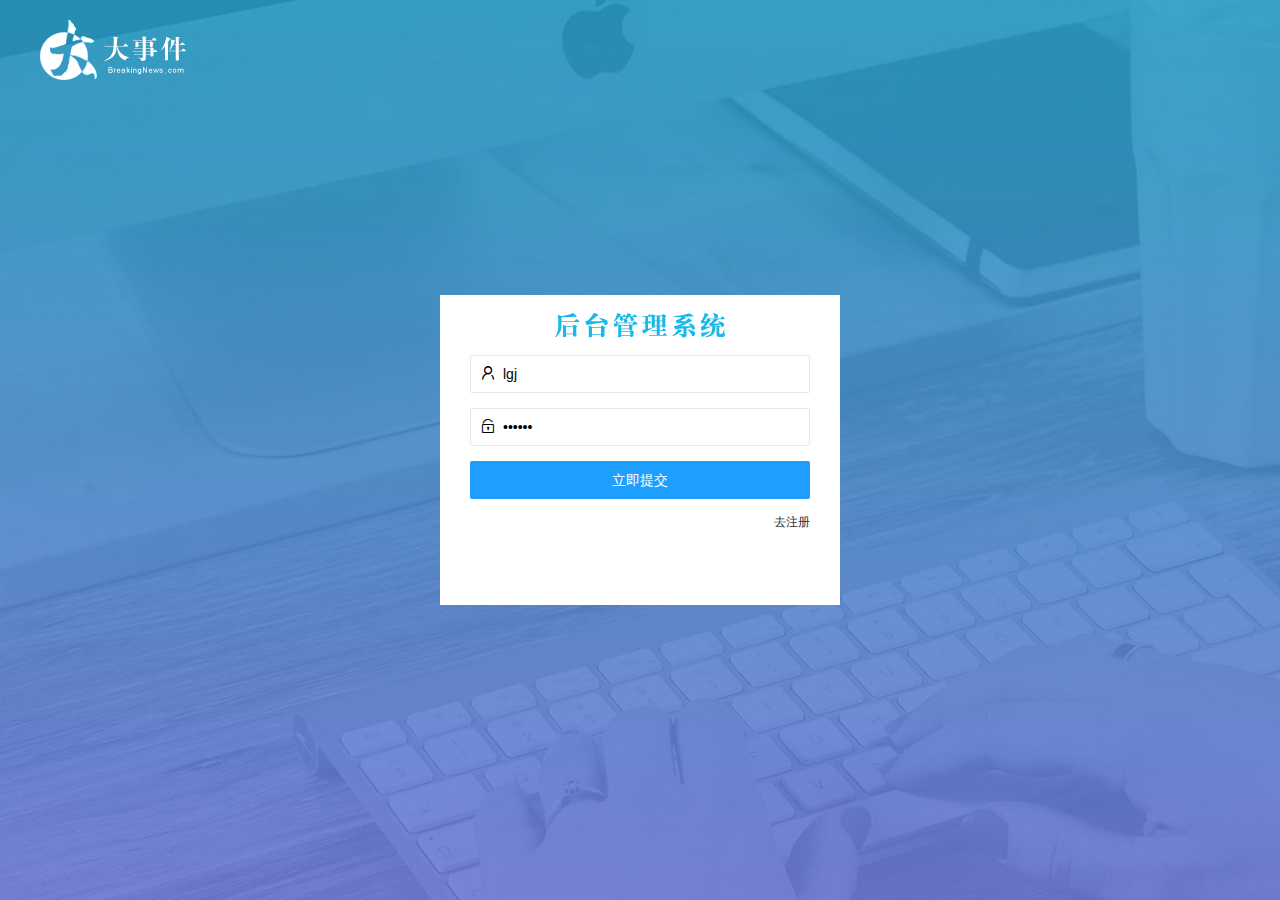
<file: login.html>
<!DOCTYPE html>
<html lang="en">

<head>
    <meta charset="UTF-8">
    <meta name="viewport" content="width=device-width, initial-scale=1.0">
    <meta http-equiv="X-UA-Compatible" content="ie=edge">
    <title>大事件 - 登录页面</title>
    <!-- 先引入 layui 的样式 -->
    <link rel="stylesheet" href="/assets/lib/layui/css/layui.css">
    <!-- 在引入本页面的样式 -->
    <link rel="stylesheet" href="/assets/css/login.css">
</head>

<body>
    <!-- 顶部logo -->
    <div class="layui-main header">
        <img src="/assets/images/logo.png" alt="">
    </div>

    <!-- 注册和登录区域 -->
    <div class="loginAndRegBox">
        <!-- 1.标题 -->
        <div class="titleBox"></div>
        <!-- 2.登录 -->
        <div class="login-box">
            <!-- form表单    登录-->
            <form class="layui-form" id="form_login">
                <!-- 用户名 -->
                <div class="layui-form-item">
                    <i class="layui-icon layui-icon-username"></i>
                    <input value="lgj" type="text" name="username" required lay-verify="required" placeholder="请输入用户名"
                        autocomplete="off" class="layui-input">
                </div>
                <!-- 密码 -->
                <div class="layui-form-item">
                    <i class="layui-icon layui-icon-password"></i>
                    <input value="123123" type="password" name="password" required lay-verify="required|pwd"
                        placeholder="请输入密码" autocomplete="off" class="layui-input">
                </div>
                <!-- 登录 -->
                <div class="layui-form-item">
                    <button class="layui-btn layui-btn-fluid layui-btn-normal" lay-submit
                        lay-filter="formDemo">立即提交</button>
                </div>
                <!-- 去注册 -->
                <div class="layui-form-item links">
                    <a href="javascript:;" id="link-reg">去注册</a>
                </div>
            </form>

        </div>

        <!-- 3.注册 -->
        <div class="reg-box" style="display: none;">

            <form class="layui-form" id="form_reg">
                <!-- 用户名 -->
                <div class="layui-form-item">
                    <i class="layui-icon layui-icon-username"></i>
                    <input type="text" name="username" required lay-verify="required" placeholder="请输入用户名"
                        autocomplete="off" class="layui-input">
                </div>
                <!-- 密码 -->
                <div class="layui-form-item">
                    <i class="layui-icon layui-icon-password"></i>
                    <input type="password" name="password" required lay-verify="required|pwd" placeholder="请输入密码"
                        autocomplete="off" class="layui-input">
                </div>
                <!-- 确认密码 -->
                <div class="layui-form-item">
                    <i class="layui-icon layui-icon-password"></i>
                    <input type="password" name="repassword" required lay-verify="required|pwd|repwd"
                        placeholder="请输入密码" autocomplete="off" class="layui-input">
                </div>
                <!-- 注册 -->
                <div class="layui-form-item">
                    <button class="layui-btn layui-btn-fluid layui-btn-normal" lay-submit
                        lay-filter="formDemo">注册</button>
                </div>
                <!-- 去注册 -->
                <div class="layui-form-item links">
                    <a href="javascript:;" id="link-login">去登陆</a>
                </div>
            </form>


        </div>
    </div>
    <script src="/assets/lib/layui/layui.all.js"></script>
    <!-- <script src="/assets/lib/layui/layui.js"></script> -->
    <script src="/assets/lib/jquery.js"></script>
    <script src="/assets/js/baseAPI.js"></script>
    <script src="/assets/js/login.js"></script>

</body>

</html>
</file>
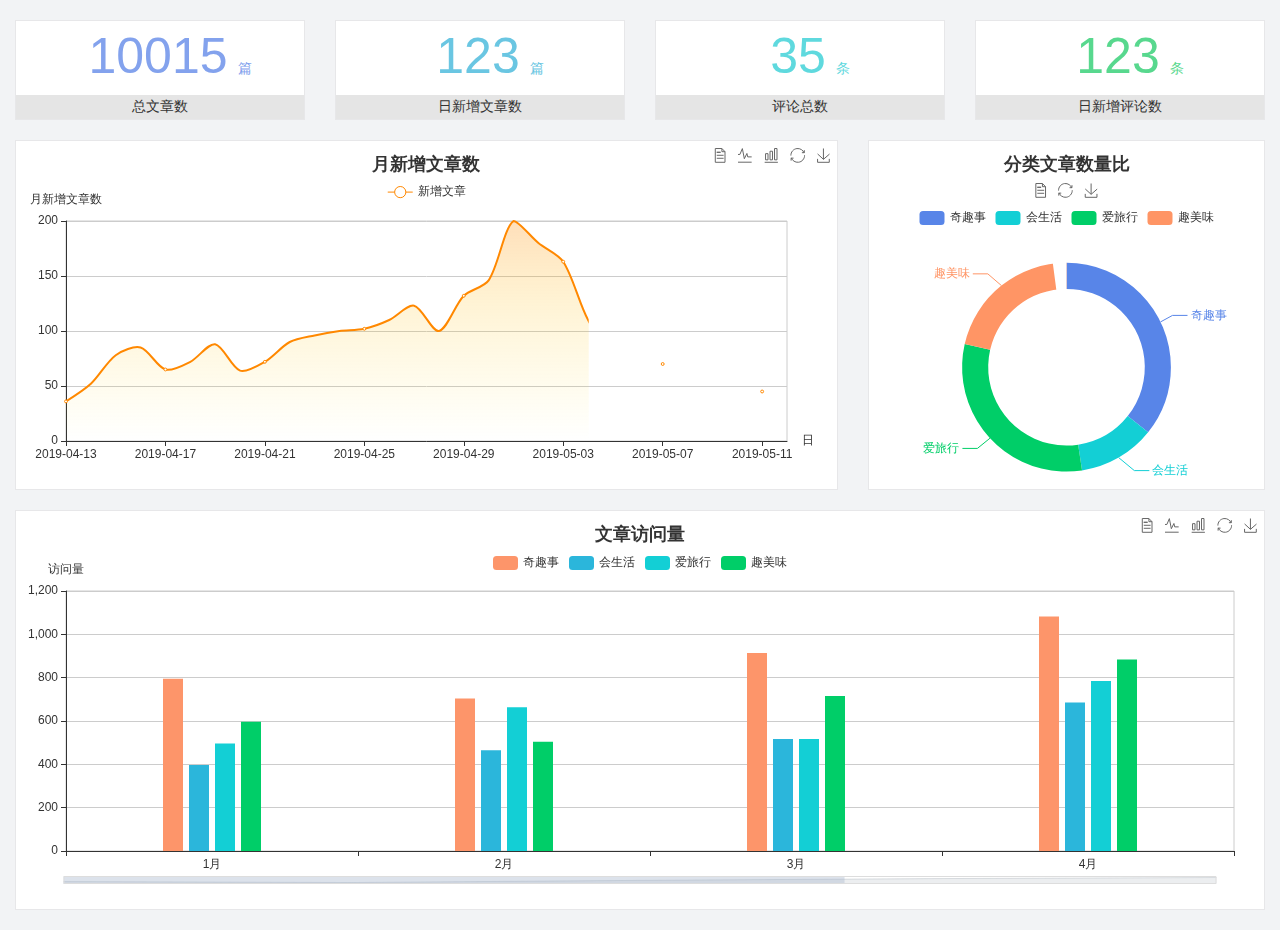
<file: home/dashboard.html>
<!DOCTYPE html>
<html lang="en">

<head>
  <meta charset="UTF-8">
  <meta name="viewport" content="width=device-width, initial-scale=1.0">
  <meta http-equiv="X-UA-Compatible" content="ie=edge">
  <title>图表统计</title>
  <link rel="stylesheet" href="../assets/lib/bootstrap.css" />
  <link rel="stylesheet" href="../assets/lib/main.css" />
  <script src="../assets/lib/jquery.js"></script>
  <script type="text/javascript" src="../assets/lib/echarts.min.js"></script>
</head>

<body>
  <div class="container-fluid">
    <div class="row spannel_list">
      <div class="col-sm-3 col-xs-6">
        <div class="spannel">
          <em>10015</em><span>篇</span>
          <b>总文章数</b>
        </div>
      </div>
      <div class="col-sm-3 col-xs-6">
        <div class="spannel scolor01">
          <em>123</em><span>篇</span>
          <b>日新增文章数</b>
        </div>
      </div>
      <div class="col-sm-3 col-xs-6">
        <div class="spannel scolor02">
          <em>35</em><span>条</span>
          <b>评论总数</b>
        </div>
      </div>
      <div class="col-sm-3 col-xs-6">
        <div class="spannel scolor03">
          <em>123</em><span>条</span>
          <b>日新增评论数</b>
        </div>
      </div>
    </div>
  </div>

  <div class="container-fluid">
    <div class="row curve-pie">
      <div class="col-lg-8 col-md-8">
        <div class="gragh_pannel" id="curve_show"></div>
      </div>
      <div class="col-lg-4 col-md-4">
        <div class="gragh_pannel" id="pie_show"></div>
      </div>
    </div>
  </div>

  <div class="container-fluid">
    <div class="column_pannel" id="column_show"></div>
  </div>

  <script>
    var oChart = echarts.init(document.getElementById('curve_show'));
    var aList_all = [
      { 'count': 36, 'date': '2019-04-13' },
      { 'count': 52, 'date': '2019-04-14' },
      { 'count': 78, 'date': '2019-04-15' },
      { 'count': 85, 'date': '2019-04-16' },
      { 'count': 65, 'date': '2019-04-17' },
      { 'count': 72, 'date': '2019-04-18' },
      { 'count': 88, 'date': '2019-04-19' },
      { 'count': 64, 'date': '2019-04-20' },
      { 'count': 72, 'date': '2019-04-21' },
      { 'count': 90, 'date': '2019-04-22' },
      { 'count': 96, 'date': '2019-04-23' },
      { 'count': 100, 'date': '2019-04-24' },
      { 'count': 102, 'date': '2019-04-25' },
      { 'count': 110, 'date': '2019-04-26' },
      { 'count': 123, 'date': '2019-04-27' },
      { 'count': 100, 'date': '2019-04-28' },
      { 'count': 132, 'date': '2019-04-29' },
      { 'count': 146, 'date': '2019-04-30' },
      { 'count': 200, 'date': '2019-05-01' },
      { 'count': 180, 'date': '2019-05-02' },
      { 'count': 163, 'date': '2019-05-03' },
      { 'count': 110, 'date': '2019-05-04' },
      { 'count': 80, 'date': '2019-05-05' },
      { 'count': 82, 'date': '2019-05-06' },
      { 'count': 70, 'date': '2019-05-07' },
      { 'count': 65, 'date': '2019-05-08' },
      { 'count': 54, 'date': '2019-05-09' },
      { 'count': 40, 'date': '2019-05-10' },
      { 'count': 45, 'date': '2019-05-11' },
      { 'count': 38, 'date': '2019-05-12' },
    ];

    let aCount = [];
    let aDate = [];

    for (var i = 0; i < aList_all.length; i++) {
      aCount.push(aList_all[i].count);
      aDate.push(aList_all[i].date);
    }

    var chartopt = {
      title: {
        text: '月新增文章数',
        left: 'center',
        top: '10'
      },
      tooltip: {
        trigger: 'axis'
      },
      legend: {
        data: ['新增文章'],
        top: '40'
      },
      toolbox: {
        show: true,
        feature: {
          mark: { show: true },
          dataView: { show: true, readOnly: false },
          magicType: { show: true, type: ['line', 'bar'] },
          restore: { show: true },
          saveAsImage: { show: true }
        }
      },
      calculable: true,
      xAxis: [
        {
          name: '日',
          type: 'category',
          boundaryGap: false,
          data: aDate
        }
      ],
      yAxis: [
        {
          name: '月新增文章数',
          type: 'value'
        }
      ],
      series: [
        {
          name: '新增文章',
          type: 'line',
          smooth: true,
          itemStyle: { normal: { areaStyle: { type: 'default' }, color: '#f80' }, lineStyle: { color: '#f80' } },
          data: aCount
        }],
      areaStyle: {
        normal: {
          color: new echarts.graphic.LinearGradient(0, 0, 0, 1, [{
            offset: 0,
            color: 'rgba(255,136,0,0.39)'
          }, {
            offset: .34,
            color: 'rgba(255,180,0,0.25)'
          }, {
            offset: 1,
            color: 'rgba(255,222,0,0.00)'
          }])

        }
      },
      grid: {
        show: true,
        x: 50,
        x2: 50,
        y: 80,
        height: 220
      }
    };

    oChart.setOption(chartopt);


    var oPie = echarts.init(document.getElementById('pie_show'));
    var oPieopt =
    {
      title: {
        top: 10,
        text: '分类文章数量比',
        x: 'center'
      },
      tooltip: {
        trigger: 'item',
        formatter: "{a} <br/>{b} : {c} ({d}%)"
      },
      color: ['#5885e8', '#13cfd5', '#00ce68', '#ff9565'],
      legend: {
        x: 'center',
        top: 65,
        data: ['奇趣事', '会生活', '爱旅行', '趣美味']
      },
      toolbox: {
        show: true,
        x: 'center',
        top: 35,
        feature: {
          mark: { show: true },
          dataView: { show: true, readOnly: false },
          magicType: {
            show: true,
            type: ['pie', 'funnel'],
            option: {
              funnel: {
                x: '25%',
                width: '50%',
                funnelAlign: 'left',
                max: 1548
              }
            }
          },
          restore: { show: true },
          saveAsImage: { show: true }
        }
      },
      calculable: true,
      series: [
        {
          name: '访问来源',
          type: 'pie',
          radius: ['45%', '60%'],
          center: ['50%', '65%'],
          data: [
            { value: 300, name: '奇趣事' },
            { value: 100, name: '会生活' },
            { value: 260, name: '爱旅行' },
            { value: 180, name: '趣美味' }
          ]
        }
      ]
    };
    oPie.setOption(oPieopt);



    var oColumn = this.echarts.init(document.getElementById('column_show'));
    var oColumnopt =
    {
      title: {
        text: '文章访问量',
        left: 'center',
        top: '10'
      },
      tooltip: {
        trigger: 'axis'
      },
      legend: {
        data: ['奇趣事', '会生活', '爱旅行', '趣美味'],
        top: '40'
      },
      toolbox: {
        show: true,
        feature: {
          mark: { show: true },
          dataView: { show: true, readOnly: false },
          magicType: { show: true, type: ['line', 'bar'] },
          restore: { show: true },
          saveAsImage: { show: true }
        }
      },
      calculable: true,
      xAxis: [
        {
          type: 'category',
          data: ['1月', '2月', '3月', '4月', '5月']
        }
      ],
      yAxis: [
        {
          name: '访问量',
          type: 'value'
        }
      ],
      series: [
        {
          name: '奇趣事',
          type: 'bar',
          barWidth: 20,
          itemStyle: {
            normal: { areaStyle: { type: 'default' }, color: '#fd956a' }
          },
          data: [800, 708, 920, 1090, 1200]
        },
        {
          name: '会生活',
          type: 'bar',
          barWidth: 20,
          itemStyle: {
            normal: { areaStyle: { type: 'default' }, color: '#2bb6db' }
          },
          data: [400, 468, 520, 690, 800]
        },
        {
          name: '爱旅行',
          type: 'bar',
          barWidth: 20,
          itemStyle: {
            normal: { areaStyle: { type: 'default' }, color: '#13cfd5' }
          },
          data: [500, 668, 520, 790, 900]
        },
        {
          name: '趣美味',
          type: 'bar',
          barWidth: 20,
          itemStyle: {
            normal: { areaStyle: { type: 'default' }, color: '#00ce68' }
          },
          data: [600, 508, 720, 890, 1000]
        }
      ],
      grid: {
        show: true,
        x: 50,
        x2: 30,
        y: 80,
        height: 260
      },
      dataZoom: [//给x轴设置滚动条
        {
          start: 0,//默认为0
          end: 100 - 1000 / 31,//默认为100
          type: 'slider',
          show: true,
          xAxisIndex: [0],
          handleSize: 0,//滑动条的 左右2个滑动条的大小
          height: 8,//组件高度
          left: 45, //左边的距离
          right: 50,//右边的距离
          bottom: 26,//右边的距离
          handleColor: '#ddd',//h滑动图标的颜色
          handleStyle: {
            borderColor: "#cacaca",
            borderWidth: "1",
            shadowBlur: 2,
            background: "#ddd",
            shadowColor: "#ddd",
          }
        }]
    };
    oColumn.setOption(oColumnopt);
  </script>
</body>

</html>
</file>
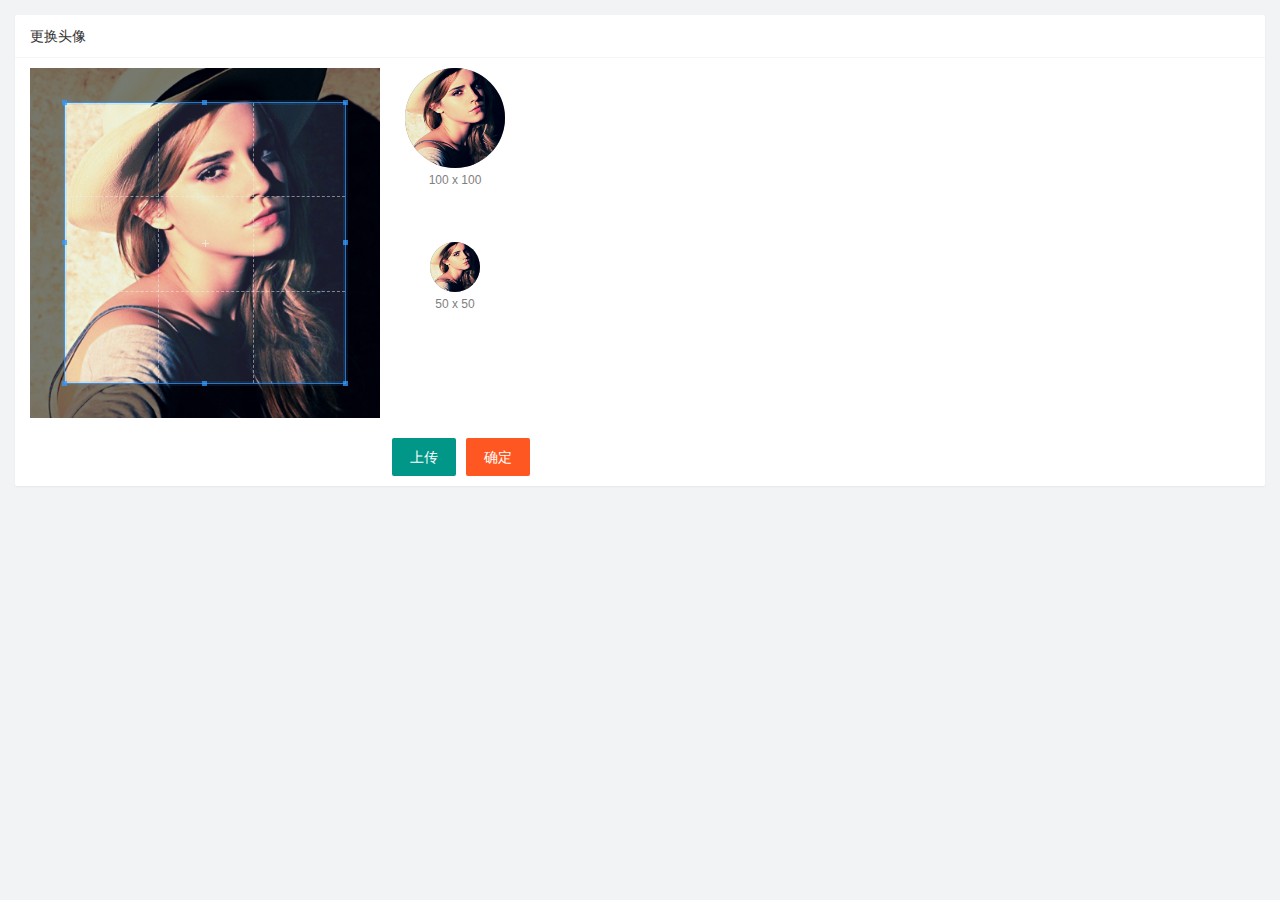
<file: user/user_avatar.html>
<!DOCTYPE html>
<html lang="en">

<head>
    <meta charset="UTF-8">
    <meta http-equiv="X-UA-Compatible" content="IE=edge">
    <meta name="viewport" content="width=device-width, initial-scale=1.0">
    <title>Document</title>
    <!-- 导入 `cropper.css` 样式 -->
    <link rel="stylesheet" href="/assets/lib/cropper/cropper.css">
    <!-- 引入layui -->
    <link rel="stylesheet" href="/assets/lib/layui/css/layui.css">
    <!-- 引入本页面css -->
    <link rel="stylesheet" href="/assets/css/user/user_avatar.css">
</head>

<body>
    <div class="layui-card">
        <div class="layui-card-header">更换头像</div>
        <div class="layui-card-body">

            <!-- 第一行的图片裁剪和预览区域 -->
            <div class="row1">
                <!-- 图片裁剪区域 -->
                <div class="cropper-box">
                    <!-- 这个 img 标签很重要，将来会把它初始化为裁剪区域 -->
                    <img id="image" src="/assets/images/sample.jpg" />
                </div>
                <!-- 图片的预览区域 -->
                <div class="preview-box">
                    <div>
                        <!-- 宽高为 100px 的预览区域 -->
                        <div class="img-preview w100"></div>
                        <p class="size">100 x 100</p>
                    </div>
                    <div>
                        <!-- 宽高为 50px 的预览区域 -->
                        <div class="img-preview w50"></div>
                        <p class="size">50 x 50</p>
                    </div>
                </div>
            </div>
            <!-- 第二行的按钮区域 -->
            <div class="row2">
                <input id="file" type="file" accept="image/png,image/jpeg" style="display: none;">
                <button id="btnChooseImage" type="button" class="layui-btn">上传</button>
                <button id="btnUpload" type="button" class="layui-btn layui-btn-danger">确定</button>
            </div>
        </div>
    </div>



    <!-- 引入layui  js -->
    <script src="/assets/lib/layui/layui.all.js"></script>
    <!-- 引入jquery -->
    <script src="/assets/lib/jquery.js"></script>
    <script src="/assets/lib/cropper/Cropper.js"></script>
    <script src="/assets/lib/cropper/jquery-cropper.js"></script>
    <!-- 引入baseAPI -->
    <script src="/assets/js/baseAPI.js"></script>
    <!-- 引入本页面js -->
    <script src="/assets/js/user/user_avatar.js"></script>
</body>

</html>
</file>
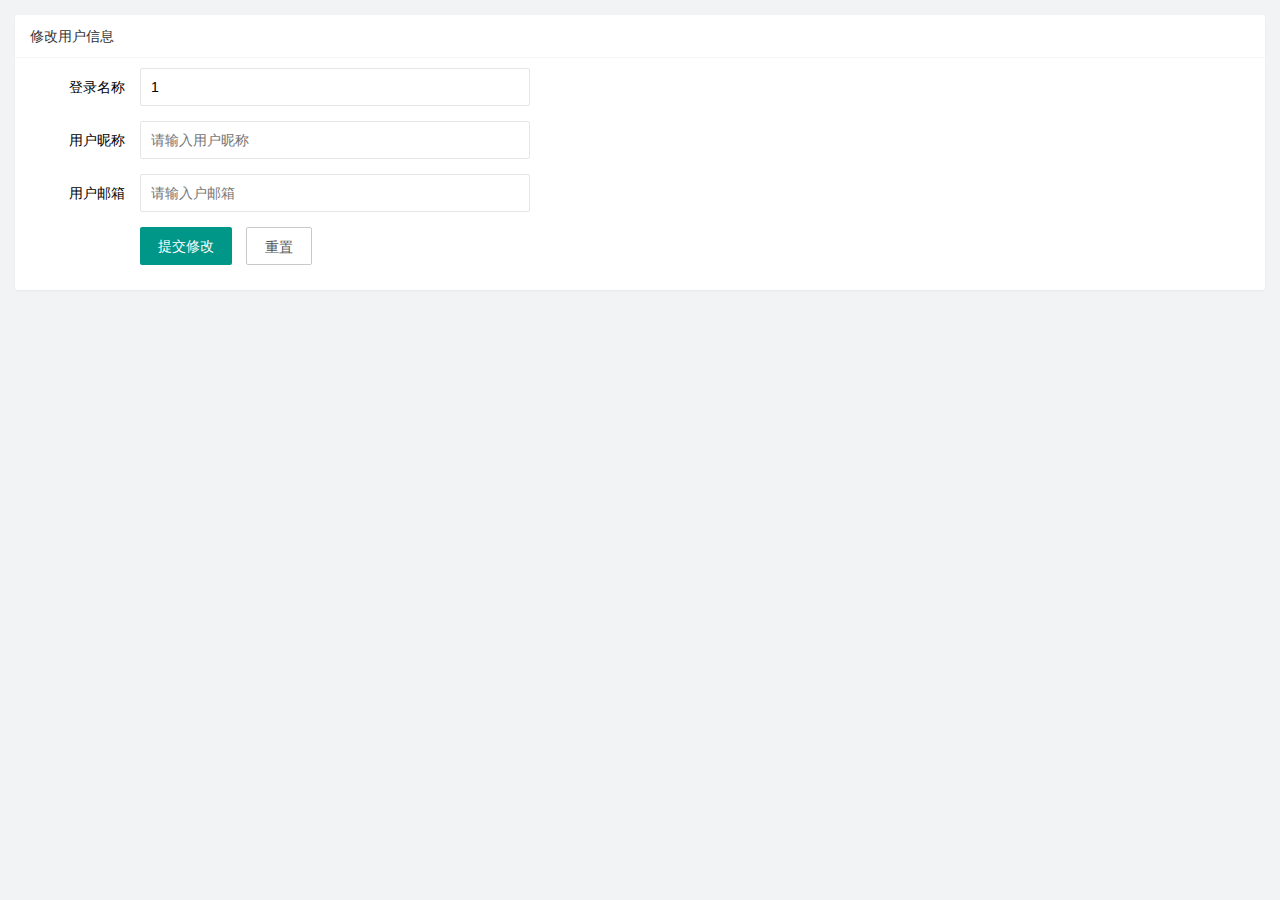
<file: user/user_info.html>
<!DOCTYPE html>
<html lang="en">

<head>
    <meta charset="UTF-8">
    <meta http-equiv="X-UA-Compatible" content="IE=edge">
    <meta name="viewport" content="width=device-width, initial-scale=1.0">
    <title>Document</title>
    <!-- 引入layui css -->
    <link rel="stylesheet" href="/assets/lib/layui/css/layui.css">
    <!-- 引入本页面css -->
    <link rel="stylesheet" href="/assets/css/user/user_info.css">
</head>

<body>
    <!-- 卡片区域 -->
    <div class="layui-card">
        <div class="layui-card-header">修改用户信息</div>
        <div class="layui-card-body">
            <!-- form表单 -->
            <form class="layui-form" lay-filter="formUserInfo">
                <!-- 隐藏域保存id -->
                <input type="hidden" name="id">
                <!-- 登录名称 -->
                <div class="layui-form-item">
                    <label class="layui-form-label">登录名称</label>
                    <div class="layui-input-block">
                        <input value="1" type="text" name="username" required lay-verify="required|username"
                            placeholder="请输入名称" autocomplete="off" class="layui-input">
                    </div>
                </div>
                <!-- 用户昵称 -->
                <div class="layui-form-item">
                    <label class="layui-form-label">用户昵称</label>
                    <div class="layui-input-block">
                        <input type="text" name="nickname" required lay-verify="required|nickname" placeholder="请输入用户昵称"
                            autocomplete="off" class="layui-input">
                    </div>
                </div>
                <!-- 用户邮箱 -->
                <div class="layui-form-item">
                    <label class="layui-form-label">用户邮箱</label>
                    <div class="layui-input-block">
                        <input type="text" name="email" required lay-verify="required|email" placeholder="请输入户邮箱"
                            autocomplete="off" class="layui-input">
                    </div>
                </div>
                <!-- 按钮 -->
                <div class="layui-form-item">
                    <div class="layui-input-block">
                        <button class="layui-btn" lay-submit lay-filter="formDemo">提交修改</button>
                        <button id="btnReset" type="reset" class="layui-btn layui-btn-primary">重置</button>
                    </div>
                </div>
            </form>
        </div>
    </div>
    </div>
    </div>
    <!-- 引入layui    js -->
    <script src="/assets/lib/layui/layui.all.js"></script>
    <!-- 引入jquery -->
    <script src="/assets/lib/jquery.js"></script>
    <!-- 引入baseAPI -->
    <script src="/assets/js/baseAPI.js"></script>
    <!-- 引入本页面js -->
    <script src="/assets/js/user/user_info.js"></script>

</body>

</html>
</file>
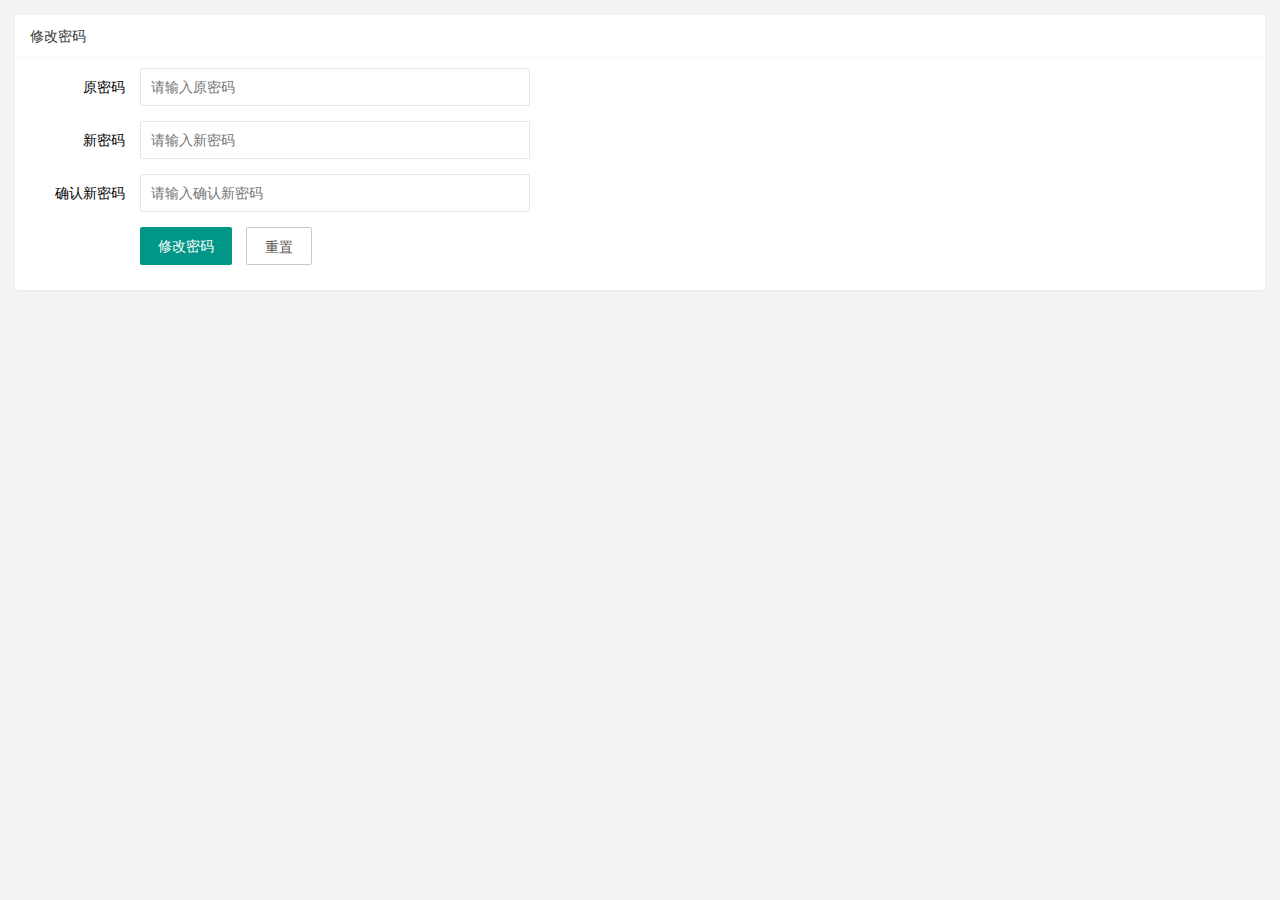
<file: user/user_pwd.html>
<!DOCTYPE html>
<html lang="en">

<head>
    <meta charset="UTF-8">
    <meta http-equiv="X-UA-Compatible" content="IE=edge">
    <meta name="viewport" content="width=device-width, initial-scale=1.0">
    <title>Document</title>
    <!-- 引入layui -->
    <link rel="stylesheet" href="/assets/lib/layui/css/layui.css">
    <!-- 引入本页面css -->
    <link rel="stylesheet" href="/assets/css/user/user_pwd.css">
</head>

<body>
    <div class="layui-card">
        <div class="layui-card-header">修改密码</div>
        <div class="layui-card-body">
            <!-- 修改密码 form表单 -->
            <form class="layui-form" action="">
                <!-- 原密码 -->
                <div class="layui-form-item">
                    <label class="layui-form-label">原密码</label>
                    <div class="layui-input-block">
                        <input type="text" name="oldPwd" required lay-verify="required|pwd" placeholder="请输入原密码"
                            autocomplete="off" class="layui-input">
                    </div>
                </div>
                <!-- 新密码 -->
                <div class="layui-form-item">
                    <label class="layui-form-label">新密码</label>
                    <div class="layui-input-block">
                        <input type="text" name="newPwd" required lay-verify="required|pwd|samePwd" placeholder="请输入新密码"
                            autocomplete="off" class="layui-input">
                    </div>
                </div>
                <!-- 确认新密码 -->
                <div class="layui-form-item">
                    <label class="layui-form-label">确认新密码</label>
                    <div class="layui-input-block">
                        <input type="text" name="rePwd" required lay-verify="required|pwd|rePwd" placeholder="请输入确认新密码"
                            autocomplete="off" class="layui-input">
                    </div>
                </div>
                <!-- 确认按钮和重置 -->
                <div class="layui-form-item">
                    <div class="layui-input-block">
                        <button class="layui-btn" lay-submit lay-filter="formDemo">修改密码</button>
                        <button type="reset" class="layui-btn layui-btn-primary">重置</button>
                    </div>
                </div>
            </form>
        </div>
    </div>



    <!-- 引入layui    js -->
    <script src="/assets/lib/layui/layui.all.js"></script>
    <!-- 引入jquery -->
    <script src="/assets/lib/jquery.js"></script>
    <!-- 引入baseAPI -->
    <script src="/assets/js/baseAPI.js"></script>
    <!-- 引入本页面js -->
    <script src="/assets/js/user/user_pwd.js"></script>
</body>

</html>
</file>
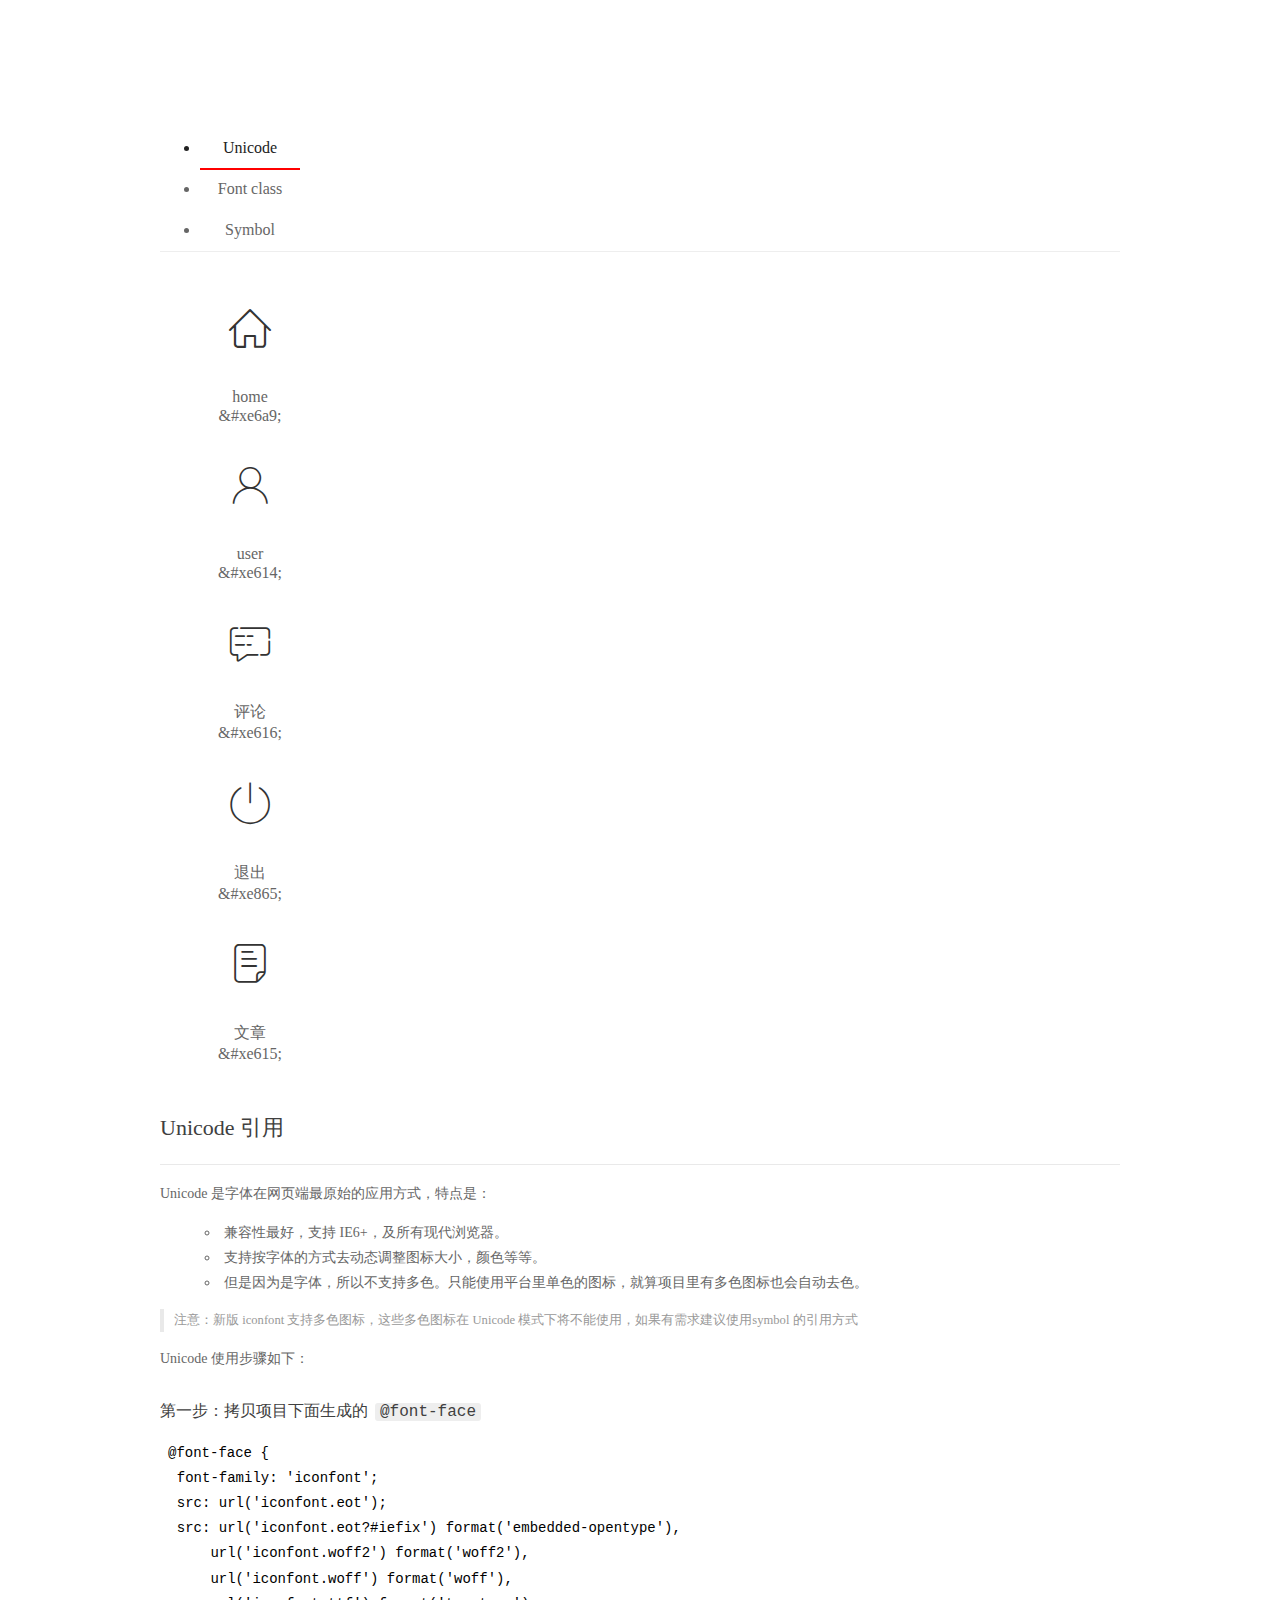
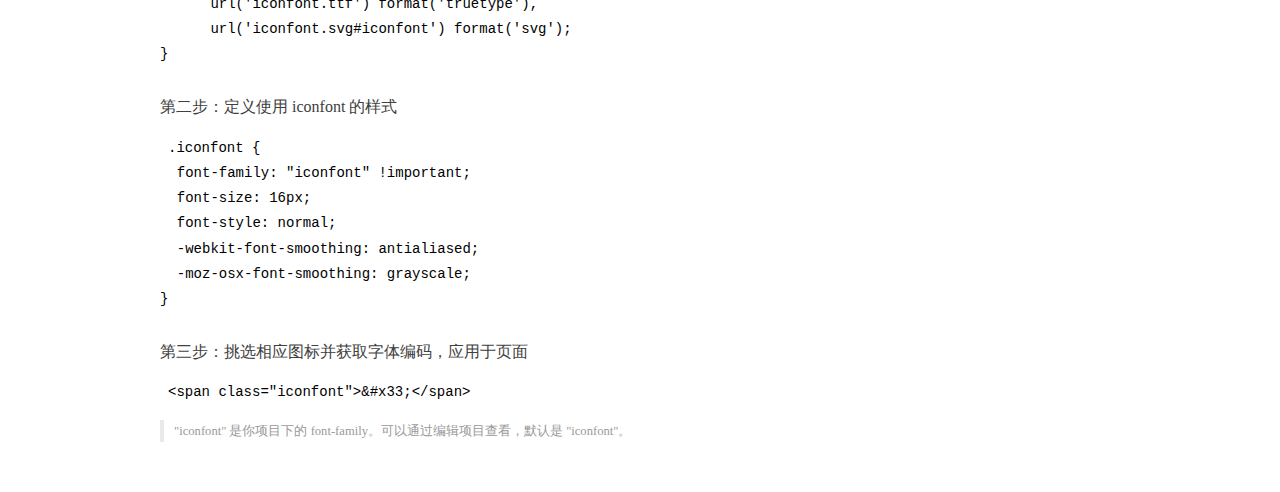
<file: assets/fonts/demo_index.html>
<!DOCTYPE html>
<html>
<head>
  <meta charset="utf-8"/>
  <title>IconFont Demo</title>
  <link rel="shortcut icon" href="https://gtms04.alicdn.com/tps/i4/TB1_oz6GVXXXXaFXpXXJDFnIXXX-64-64.ico" type="image/x-icon"/>
  <link rel="stylesheet" href="https://g.alicdn.com/thx/cube/1.3.2/cube.min.css">
  <link rel="stylesheet" href="demo.css">
  <link rel="stylesheet" href="iconfont.css">
  <script src="iconfont.js"></script>
  <!-- jQuery -->
  <script src="https://a1.alicdn.com/oss/uploads/2018/12/26/7bfddb60-08e8-11e9-9b04-53e73bb6408b.js"></script>
  <!-- 代码高亮 -->
  <script src="https://a1.alicdn.com/oss/uploads/2018/12/26/a3f714d0-08e6-11e9-8a15-ebf944d7534c.js"></script>
</head>
<body>
  <div class="main">
    <h1 class="logo"><a href="https://www.iconfont.cn/" title="iconfont 首页" target="_blank">&#xe86b;</a></h1>
    <div class="nav-tabs">
      <ul id="tabs" class="dib-box">
        <li class="dib active"><span>Unicode</span></li>
        <li class="dib"><span>Font class</span></li>
        <li class="dib"><span>Symbol</span></li>
      </ul>
      
    </div>
    <div class="tab-container">
      <div class="content unicode" style="display: block;">
          <ul class="icon_lists dib-box">
          
            <li class="dib">
              <span class="icon iconfont">&#xe6a9;</span>
                <div class="name">home</div>
                <div class="code-name">&amp;#xe6a9;</div>
              </li>
          
            <li class="dib">
              <span class="icon iconfont">&#xe614;</span>
                <div class="name">user</div>
                <div class="code-name">&amp;#xe614;</div>
              </li>
          
            <li class="dib">
              <span class="icon iconfont">&#xe616;</span>
                <div class="name">评论</div>
                <div class="code-name">&amp;#xe616;</div>
              </li>
          
            <li class="dib">
              <span class="icon iconfont">&#xe865;</span>
                <div class="name">退出</div>
                <div class="code-name">&amp;#xe865;</div>
              </li>
          
            <li class="dib">
              <span class="icon iconfont">&#xe615;</span>
                <div class="name">文章</div>
                <div class="code-name">&amp;#xe615;</div>
              </li>
          
          </ul>
          <div class="article markdown">
          <h2 id="unicode-">Unicode 引用</h2>
          <hr>

          <p>Unicode 是字体在网页端最原始的应用方式，特点是：</p>
          <ul>
            <li>兼容性最好，支持 IE6+，及所有现代浏览器。</li>
            <li>支持按字体的方式去动态调整图标大小，颜色等等。</li>
            <li>但是因为是字体，所以不支持多色。只能使用平台里单色的图标，就算项目里有多色图标也会自动去色。</li>
          </ul>
          <blockquote>
            <p>注意：新版 iconfont 支持多色图标，这些多色图标在 Unicode 模式下将不能使用，如果有需求建议使用symbol 的引用方式</p>
          </blockquote>
          <p>Unicode 使用步骤如下：</p>
          <h3 id="-font-face">第一步：拷贝项目下面生成的 <code>@font-face</code></h3>
<pre><code class="language-css"
>@font-face {
  font-family: 'iconfont';
  src: url('iconfont.eot');
  src: url('iconfont.eot?#iefix') format('embedded-opentype'),
      url('iconfont.woff2') format('woff2'),
      url('iconfont.woff') format('woff'),
      url('iconfont.ttf') format('truetype'),
      url('iconfont.svg#iconfont') format('svg');
}
</code></pre>
          <h3 id="-iconfont-">第二步：定义使用 iconfont 的样式</h3>
<pre><code class="language-css"
>.iconfont {
  font-family: "iconfont" !important;
  font-size: 16px;
  font-style: normal;
  -webkit-font-smoothing: antialiased;
  -moz-osx-font-smoothing: grayscale;
}
</code></pre>
          <h3 id="-">第三步：挑选相应图标并获取字体编码，应用于页面</h3>
<pre>
<code class="language-html"
>&lt;span class="iconfont"&gt;&amp;#x33;&lt;/span&gt;
</code></pre>
          <blockquote>
            <p>"iconfont" 是你项目下的 font-family。可以通过编辑项目查看，默认是 "iconfont"。</p>
          </blockquote>
          </div>
      </div>
      <div class="content font-class">
        <ul class="icon_lists dib-box">
          
          <li class="dib">
            <span class="icon iconfont icon-home"></span>
            <div class="name">
              home
            </div>
            <div class="code-name">.icon-home
            </div>
          </li>
          
          <li class="dib">
            <span class="icon iconfont icon-user"></span>
            <div class="name">
              user
            </div>
            <div class="code-name">.icon-user
            </div>
          </li>
          
          <li class="dib">
            <span class="icon iconfont icon-pinglun"></span>
            <div class="name">
              评论
            </div>
            <div class="code-name">.icon-pinglun
            </div>
          </li>
          
          <li class="dib">
            <span class="icon iconfont icon-tuichu"></span>
            <div class="name">
              退出
            </div>
            <div class="code-name">.icon-tuichu
            </div>
          </li>
          
          <li class="dib">
            <span class="icon iconfont icon-16"></span>
            <div class="name">
              文章
            </div>
            <div class="code-name">.icon-16
            </div>
          </li>
          
        </ul>
        <div class="article markdown">
        <h2 id="font-class-">font-class 引用</h2>
        <hr>

        <p>font-class 是 Unicode 使用方式的一种变种，主要是解决 Unicode 书写不直观，语意不明确的问题。</p>
        <p>与 Unicode 使用方式相比，具有如下特点：</p>
        <ul>
          <li>兼容性良好，支持 IE8+，及所有现代浏览器。</li>
          <li>相比于 Unicode 语意明确，书写更直观。可以很容易分辨这个 icon 是什么。</li>
          <li>因为使用 class 来定义图标，所以当要替换图标时，只需要修改 class 里面的 Unicode 引用。</li>
          <li>不过因为本质上还是使用的字体，所以多色图标还是不支持的。</li>
        </ul>
        <p>使用步骤如下：</p>
        <h3 id="-fontclass-">第一步：引入项目下面生成的 fontclass 代码：</h3>
<pre><code class="language-html">&lt;link rel="stylesheet" href="./iconfont.css"&gt;
</code></pre>
        <h3 id="-">第二步：挑选相应图标并获取类名，应用于页面：</h3>
<pre><code class="language-html">&lt;span class="iconfont icon-xxx"&gt;&lt;/span&gt;
</code></pre>
        <blockquote>
          <p>"
            iconfont" 是你项目下的 font-family。可以通过编辑项目查看，默认是 "iconfont"。</p>
        </blockquote>
      </div>
      </div>
      <div class="content symbol">
          <ul class="icon_lists dib-box">
          
            <li class="dib">
                <svg class="icon svg-icon" aria-hidden="true">
                  <use xlink:href="#icon-home"></use>
                </svg>
                <div class="name">home</div>
                <div class="code-name">#icon-home</div>
            </li>
          
            <li class="dib">
                <svg class="icon svg-icon" aria-hidden="true">
                  <use xlink:href="#icon-user"></use>
                </svg>
                <div class="name">user</div>
                <div class="code-name">#icon-user</div>
            </li>
          
            <li class="dib">
                <svg class="icon svg-icon" aria-hidden="true">
                  <use xlink:href="#icon-pinglun"></use>
                </svg>
                <div class="name">评论</div>
                <div class="code-name">#icon-pinglun</div>
            </li>
          
            <li class="dib">
                <svg class="icon svg-icon" aria-hidden="true">
                  <use xlink:href="#icon-tuichu"></use>
                </svg>
                <div class="name">退出</div>
                <div class="code-name">#icon-tuichu</div>
            </li>
          
            <li class="dib">
                <svg class="icon svg-icon" aria-hidden="true">
                  <use xlink:href="#icon-16"></use>
                </svg>
                <div class="name">文章</div>
                <div class="code-name">#icon-16</div>
            </li>
          
          </ul>
          <div class="article markdown">
          <h2 id="symbol-">Symbol 引用</h2>
          <hr>

          <p>这是一种全新的使用方式，应该说这才是未来的主流，也是平台目前推荐的用法。相关介绍可以参考这篇<a href="">文章</a>
            这种用法其实是做了一个 SVG 的集合，与另外两种相比具有如下特点：</p>
          <ul>
            <li>支持多色图标了，不再受单色限制。</li>
            <li>通过一些技巧，支持像字体那样，通过 <code>font-size</code>, <code>color</code> 来调整样式。</li>
            <li>兼容性较差，支持 IE9+，及现代浏览器。</li>
            <li>浏览器渲染 SVG 的性能一般，还不如 png。</li>
          </ul>
          <p>使用步骤如下：</p>
          <h3 id="-symbol-">第一步：引入项目下面生成的 symbol 代码：</h3>
<pre><code class="language-html">&lt;script src="./iconfont.js"&gt;&lt;/script&gt;
</code></pre>
          <h3 id="-css-">第二步：加入通用 CSS 代码（引入一次就行）：</h3>
<pre><code class="language-html">&lt;style&gt;
.icon {
  width: 1em;
  height: 1em;
  vertical-align: -0.15em;
  fill: currentColor;
  overflow: hidden;
}
&lt;/style&gt;
</code></pre>
          <h3 id="-">第三步：挑选相应图标并获取类名，应用于页面：</h3>
<pre><code class="language-html">&lt;svg class="icon" aria-hidden="true"&gt;
  &lt;use xlink:href="#icon-xxx"&gt;&lt;/use&gt;
&lt;/svg&gt;
</code></pre>
          </div>
      </div>

    </div>
  </div>
  <script>
  $(document).ready(function () {
      $('.tab-container .content:first').show()

      $('#tabs li').click(function (e) {
        var tabContent = $('.tab-container .content')
        var index = $(this).index()

        if ($(this).hasClass('active')) {
          return
        } else {
          $('#tabs li').removeClass('active')
          $(this).addClass('active')

          tabContent.hide().eq(index).fadeIn()
        }
      })
    })
  </script>
</body>
</html>
</file>
<file: assets/lib/layui/css/layui.css>
/** layui-v2.5.5 MIT License By https://www.layui.com */
 .layui-inline,img{display:inline-block;vertical-align:middle}h1,h2,h3,h4,h5,h6{font-weight:400}.layui-edge,.layui-header,.layui-inline,.layui-main{position:relative}.layui-body,.layui-edge,.layui-elip{overflow:hidden}.layui-btn,.layui-edge,.layui-inline,img{vertical-align:middle}.layui-btn,.layui-disabled,.layui-icon,.layui-unselect{-moz-user-select:none;-webkit-user-select:none;-ms-user-select:none}.layui-elip,.layui-form-checkbox span,.layui-form-pane .layui-form-label{text-overflow:ellipsis;white-space:nowrap}.layui-breadcrumb,.layui-tree-btnGroup{visibility:hidden}blockquote,body,button,dd,div,dl,dt,form,h1,h2,h3,h4,h5,h6,input,li,ol,p,pre,td,textarea,th,ul{margin:0;padding:0;-webkit-tap-highlight-color:rgba(0,0,0,0)}a:active,a:hover{outline:0}img{border:none}li{list-style:none}table{border-collapse:collapse;border-spacing:0}h4,h5,h6{font-size:100%}button,input,optgroup,option,select,textarea{font-family:inherit;font-size:inherit;font-style:inherit;font-weight:inherit;outline:0}pre{white-space:pre-wrap;white-space:-moz-pre-wrap;white-space:-pre-wrap;white-space:-o-pre-wrap;word-wrap:break-word}body{line-height:24px;font:14px Helvetica Neue,Helvetica,PingFang SC,Tahoma,Arial,sans-serif}hr{height:1px;margin:10px 0;border:0;clear:both}a{color:#333;text-decoration:none}a:hover{color:#777}a cite{font-style:normal;*cursor:pointer}.layui-border-box,.layui-border-box *{box-sizing:border-box}.layui-box,.layui-box *{box-sizing:content-box}.layui-clear{clear:both;*zoom:1}.layui-clear:after{content:'\20';clear:both;*zoom:1;display:block;height:0}.layui-inline{*display:inline;*zoom:1}.layui-edge{display:inline-block;width:0;height:0;border-width:6px;border-style:dashed;border-color:transparent}.layui-edge-top{top:-4px;border-bottom-color:#999;border-bottom-style:solid}.layui-edge-right{border-left-color:#999;border-left-style:solid}.layui-edge-bottom{top:2px;border-top-color:#999;border-top-style:solid}.layui-edge-left{border-right-color:#999;border-right-style:solid}.layui-disabled,.layui-disabled:hover{color:#d2d2d2!important;cursor:not-allowed!important}.layui-circle{border-radius:100%}.layui-show{display:block!important}.layui-hide{display:none!important}@font-face{font-family:layui-icon;src:url(../font/iconfont.eot?v=250);src:url(../font/iconfont.eot?v=250#iefix) format('embedded-opentype'),url(../font/iconfont.woff2?v=250) format('woff2'),url(../font/iconfont.woff?v=250) format('woff'),url(../font/iconfont.ttf?v=250) format('truetype'),url(../font/iconfont.svg?v=250#layui-icon) format('svg')}.layui-icon{font-family:layui-icon!important;font-size:16px;font-style:normal;-webkit-font-smoothing:antialiased;-moz-osx-font-smoothing:grayscale}.layui-icon-reply-fill:before{content:"\e611"}.layui-icon-set-fill:before{content:"\e614"}.layui-icon-menu-fill:before{content:"\e60f"}.layui-icon-search:before{content:"\e615"}.layui-icon-share:before{content:"\e641"}.layui-icon-set-sm:before{content:"\e620"}.layui-icon-engine:before{content:"\e628"}.layui-icon-close:before{content:"\1006"}.layui-icon-close-fill:before{content:"\1007"}.layui-icon-chart-screen:before{content:"\e629"}.layui-icon-star:before{content:"\e600"}.layui-icon-circle-dot:before{content:"\e617"}.layui-icon-chat:before{content:"\e606"}.layui-icon-release:before{content:"\e609"}.layui-icon-list:before{content:"\e60a"}.layui-icon-chart:before{content:"\e62c"}.layui-icon-ok-circle:before{content:"\1005"}.layui-icon-layim-theme:before{content:"\e61b"}.layui-icon-table:before{content:"\e62d"}.layui-icon-right:before{content:"\e602"}.layui-icon-left:before{content:"\e603"}.layui-icon-cart-simple:before{content:"\e698"}.layui-icon-face-cry:before{content:"\e69c"}.layui-icon-face-smile:before{content:"\e6af"}.layui-icon-survey:before{content:"\e6b2"}.layui-icon-tree:before{content:"\e62e"}.layui-icon-upload-circle:before{content:"\e62f"}.layui-icon-add-circle:before{content:"\e61f"}.layui-icon-download-circle:before{content:"\e601"}.layui-icon-templeate-1:before{content:"\e630"}.layui-icon-util:before{content:"\e631"}.layui-icon-face-surprised:before{content:"\e664"}.layui-icon-edit:before{content:"\e642"}.layui-icon-speaker:before{content:"\e645"}.layui-icon-down:before{content:"\e61a"}.layui-icon-file:before{content:"\e621"}.layui-icon-layouts:before{content:"\e632"}.layui-icon-rate-half:before{content:"\e6c9"}.layui-icon-add-circle-fine:before{content:"\e608"}.layui-icon-prev-circle:before{content:"\e633"}.layui-icon-read:before{content:"\e705"}.layui-icon-404:before{content:"\e61c"}.layui-icon-carousel:before{content:"\e634"}.layui-icon-help:before{content:"\e607"}.layui-icon-code-circle:before{content:"\e635"}.layui-icon-water:before{content:"\e636"}.layui-icon-username:before{content:"\e66f"}.layui-icon-find-fill:before{content:"\e670"}.layui-icon-about:before{content:"\e60b"}.layui-icon-location:before{content:"\e715"}.layui-icon-up:before{content:"\e619"}.layui-icon-pause:before{content:"\e651"}.layui-icon-date:before{content:"\e637"}.layui-icon-layim-uploadfile:before{content:"\e61d"}.layui-icon-delete:before{content:"\e640"}.layui-icon-play:before{content:"\e652"}.layui-icon-top:before{content:"\e604"}.layui-icon-friends:before{content:"\e612"}.layui-icon-refresh-3:before{content:"\e9aa"}.layui-icon-ok:before{content:"\e605"}.layui-icon-layer:before{content:"\e638"}.layui-icon-face-smile-fine:before{content:"\e60c"}.layui-icon-dollar:before{content:"\e659"}.layui-icon-group:before{content:"\e613"}.layui-icon-layim-download:before{content:"\e61e"}.layui-icon-picture-fine:before{content:"\e60d"}.layui-icon-link:before{content:"\e64c"}.layui-icon-diamond:before{content:"\e735"}.layui-icon-log:before{content:"\e60e"}.layui-icon-rate-solid:before{content:"\e67a"}.layui-icon-fonts-del:before{content:"\e64f"}.layui-icon-unlink:before{content:"\e64d"}.layui-icon-fonts-clear:before{content:"\e639"}.layui-icon-triangle-r:before{content:"\e623"}.layui-icon-circle:before{content:"\e63f"}.layui-icon-radio:before{content:"\e643"}.layui-icon-align-center:before{content:"\e647"}.layui-icon-align-right:before{content:"\e648"}.layui-icon-align-left:before{content:"\e649"}.layui-icon-loading-1:before{content:"\e63e"}.layui-icon-return:before{content:"\e65c"}.layui-icon-fonts-strong:before{content:"\e62b"}.layui-icon-upload:before{content:"\e67c"}.layui-icon-dialogue:before{content:"\e63a"}.layui-icon-video:before{content:"\e6ed"}.layui-icon-headset:before{content:"\e6fc"}.layui-icon-cellphone-fine:before{content:"\e63b"}.layui-icon-add-1:before{content:"\e654"}.layui-icon-face-smile-b:before{content:"\e650"}.layui-icon-fonts-html:before{content:"\e64b"}.layui-icon-form:before{content:"\e63c"}.layui-icon-cart:before{content:"\e657"}.layui-icon-camera-fill:before{content:"\e65d"}.layui-icon-tabs:before{content:"\e62a"}.layui-icon-fonts-code:before{content:"\e64e"}.layui-icon-fire:before{content:"\e756"}.layui-icon-set:before{content:"\e716"}.layui-icon-fonts-u:before{content:"\e646"}.layui-icon-triangle-d:before{content:"\e625"}.layui-icon-tips:before{content:"\e702"}.layui-icon-picture:before{content:"\e64a"}.layui-icon-more-vertical:before{content:"\e671"}.layui-icon-flag:before{content:"\e66c"}.layui-icon-loading:before{content:"\e63d"}.layui-icon-fonts-i:before{content:"\e644"}.layui-icon-refresh-1:before{content:"\e666"}.layui-icon-rmb:before{content:"\e65e"}.layui-icon-home:before{content:"\e68e"}.layui-icon-user:before{content:"\e770"}.layui-icon-notice:before{content:"\e667"}.layui-icon-login-weibo:before{content:"\e675"}.layui-icon-voice:before{content:"\e688"}.layui-icon-upload-drag:before{content:"\e681"}.layui-icon-login-qq:before{content:"\e676"}.layui-icon-snowflake:before{content:"\e6b1"}.layui-icon-file-b:before{content:"\e655"}.layui-icon-template:before{content:"\e663"}.layui-icon-auz:before{content:"\e672"}.layui-icon-console:before{content:"\e665"}.layui-icon-app:before{content:"\e653"}.layui-icon-prev:before{content:"\e65a"}.layui-icon-website:before{content:"\e7ae"}.layui-icon-next:before{content:"\e65b"}.layui-icon-component:before{content:"\e857"}.layui-icon-more:before{content:"\e65f"}.layui-icon-login-wechat:before{content:"\e677"}.layui-icon-shrink-right:before{content:"\e668"}.layui-icon-spread-left:before{content:"\e66b"}.layui-icon-camera:before{content:"\e660"}.layui-icon-note:before{content:"\e66e"}.layui-icon-refresh:before{content:"\e669"}.layui-icon-female:before{content:"\e661"}.layui-icon-male:before{content:"\e662"}.layui-icon-password:before{content:"\e673"}.layui-icon-senior:before{content:"\e674"}.layui-icon-theme:before{content:"\e66a"}.layui-icon-tread:before{content:"\e6c5"}.layui-icon-praise:before{content:"\e6c6"}.layui-icon-star-fill:before{content:"\e658"}.layui-icon-rate:before{content:"\e67b"}.layui-icon-template-1:before{content:"\e656"}.layui-icon-vercode:before{content:"\e679"}.layui-icon-cellphone:before{content:"\e678"}.layui-icon-screen-full:before{content:"\e622"}.layui-icon-screen-restore:before{content:"\e758"}.layui-icon-cols:before{content:"\e610"}.layui-icon-export:before{content:"\e67d"}.layui-icon-print:before{content:"\e66d"}.layui-icon-slider:before{content:"\e714"}.layui-icon-addition:before{content:"\e624"}.layui-icon-subtraction:before{content:"\e67e"}.layui-icon-service:before{content:"\e626"}.layui-icon-transfer:before{content:"\e691"}.layui-main{width:1140px;margin:0 auto}.layui-header{z-index:1000;height:60px}.layui-header a:hover{transition:all .5s;-webkit-transition:all .5s}.layui-side{position:fixed;left:0;top:0;bottom:0;z-index:999;width:200px;overflow-x:hidden}.layui-side-scroll{position:relative;width:220px;height:100%;overflow-x:hidden}.layui-body{position:absolute;left:200px;right:0;top:0;bottom:0;z-index:998;width:auto;overflow-y:auto;box-sizing:border-box}.layui-layout-body{overflow:hidden}.layui-layout-admin .layui-header{background-color:#23262E}.layui-layout-admin .layui-side{top:60px;width:200px;overflow-x:hidden}.layui-layout-admin .layui-body{position:fixed;top:60px;bottom:44px}.layui-layout-admin .layui-main{width:auto;margin:0 15px}.layui-layout-admin .layui-footer{position:fixed;left:200px;right:0;bottom:0;height:44px;line-height:44px;padding:0 15px;background-color:#eee}.layui-layout-admin .layui-logo{position:absolute;left:0;top:0;width:200px;height:100%;line-height:60px;text-align:center;color:#009688;font-size:16px}.layui-layout-admin .layui-header .layui-nav{background:0 0}.layui-layout-left{position:absolute!important;left:200px;top:0}.layui-layout-right{position:absolute!important;right:0;top:0}.layui-container{position:relative;margin:0 auto;padding:0 15px;box-sizing:border-box}.layui-fluid{position:relative;margin:0 auto;padding:0 15px}.layui-row:after,.layui-row:before{content:'';display:block;clear:both}.layui-col-lg1,.layui-col-lg10,.layui-col-lg11,.layui-col-lg12,.layui-col-lg2,.layui-col-lg3,.layui-col-lg4,.layui-col-lg5,.layui-col-lg6,.layui-col-lg7,.layui-col-lg8,.layui-col-lg9,.layui-col-md1,.layui-col-md10,.layui-col-md11,.layui-col-md12,.layui-col-md2,.layui-col-md3,.layui-col-md4,.layui-col-md5,.layui-col-md6,.layui-col-md7,.layui-col-md8,.layui-col-md9,.layui-col-sm1,.layui-col-sm10,.layui-col-sm11,.layui-col-sm12,.layui-col-sm2,.layui-col-sm3,.layui-col-sm4,.layui-col-sm5,.layui-col-sm6,.layui-col-sm7,.layui-col-sm8,.layui-col-sm9,.layui-col-xs1,.layui-col-xs10,.layui-col-xs11,.layui-col-xs12,.layui-col-xs2,.layui-col-xs3,.layui-col-xs4,.layui-col-xs5,.layui-col-xs6,.layui-col-xs7,.layui-col-xs8,.layui-col-xs9{position:relative;display:block;box-sizing:border-box}.layui-col-xs1,.layui-col-xs10,.layui-col-xs11,.layui-col-xs12,.layui-col-xs2,.layui-col-xs3,.layui-col-xs4,.layui-col-xs5,.layui-col-xs6,.layui-col-xs7,.layui-col-xs8,.layui-col-xs9{float:left}.layui-col-xs1{width:8.33333333%}.layui-col-xs2{width:16.66666667%}.layui-col-xs3{width:25%}.layui-col-xs4{width:33.33333333%}.layui-col-xs5{width:41.66666667%}.layui-col-xs6{width:50%}.layui-col-xs7{width:58.33333333%}.layui-col-xs8{width:66.66666667%}.layui-col-xs9{width:75%}.layui-col-xs10{width:83.33333333%}.layui-col-xs11{width:91.66666667%}.layui-col-xs12{width:100%}.layui-col-xs-offset1{margin-left:8.33333333%}.layui-col-xs-offset2{margin-left:16.66666667%}.layui-col-xs-offset3{margin-left:25%}.layui-col-xs-offset4{margin-left:33.33333333%}.layui-col-xs-offset5{margin-left:41.66666667%}.layui-col-xs-offset6{margin-left:50%}.layui-col-xs-offset7{margin-left:58.33333333%}.layui-col-xs-offset8{margin-left:66.66666667%}.layui-col-xs-offset9{margin-left:75%}.layui-col-xs-offset10{margin-left:83.33333333%}.layui-col-xs-offset11{margin-left:91.66666667%}.layui-col-xs-offset12{margin-left:100%}@media screen and (max-width:768px){.layui-hide-xs{display:none!important}.layui-show-xs-block{display:block!important}.layui-show-xs-inline{display:inline!important}.layui-show-xs-inline-block{display:inline-block!important}}@media screen and (min-width:768px){.layui-container{width:750px}.layui-hide-sm{display:none!important}.layui-show-sm-block{display:block!important}.layui-show-sm-inline{display:inline!important}.layui-show-sm-inline-block{display:inline-block!important}.layui-col-sm1,.layui-col-sm10,.layui-col-sm11,.layui-col-sm12,.layui-col-sm2,.layui-col-sm3,.layui-col-sm4,.layui-col-sm5,.layui-col-sm6,.layui-col-sm7,.layui-col-sm8,.layui-col-sm9{float:left}.layui-col-sm1{width:8.33333333%}.layui-col-sm2{width:16.66666667%}.layui-col-sm3{width:25%}.layui-col-sm4{width:33.33333333%}.layui-col-sm5{width:41.66666667%}.layui-col-sm6{width:50%}.layui-col-sm7{width:58.33333333%}.layui-col-sm8{width:66.66666667%}.layui-col-sm9{width:75%}.layui-col-sm10{width:83.33333333%}.layui-col-sm11{width:91.66666667%}.layui-col-sm12{width:100%}.layui-col-sm-offset1{margin-left:8.33333333%}.layui-col-sm-offset2{margin-left:16.66666667%}.layui-col-sm-offset3{margin-left:25%}.layui-col-sm-offset4{margin-left:33.33333333%}.layui-col-sm-offset5{margin-left:41.66666667%}.layui-col-sm-offset6{margin-left:50%}.layui-col-sm-offset7{margin-left:58.33333333%}.layui-col-sm-offset8{margin-left:66.66666667%}.layui-col-sm-offset9{margin-left:75%}.layui-col-sm-offset10{margin-left:83.33333333%}.layui-col-sm-offset11{margin-left:91.66666667%}.layui-col-sm-offset12{margin-left:100%}}@media screen and (min-width:992px){.layui-container{width:970px}.layui-hide-md{display:none!important}.layui-show-md-block{display:block!important}.layui-show-md-inline{display:inline!important}.layui-show-md-inline-block{display:inline-block!important}.layui-col-md1,.layui-col-md10,.layui-col-md11,.layui-col-md12,.layui-col-md2,.layui-col-md3,.layui-col-md4,.layui-col-md5,.layui-col-md6,.layui-col-md7,.layui-col-md8,.layui-col-md9{float:left}.layui-col-md1{width:8.33333333%}.layui-col-md2{width:16.66666667%}.layui-col-md3{width:25%}.layui-col-md4{width:33.33333333%}.layui-col-md5{width:41.66666667%}.layui-col-md6{width:50%}.layui-col-md7{width:58.33333333%}.layui-col-md8{width:66.66666667%}.layui-col-md9{width:75%}.layui-col-md10{width:83.33333333%}.layui-col-md11{width:91.66666667%}.layui-col-md12{width:100%}.layui-col-md-offset1{margin-left:8.33333333%}.layui-col-md-offset2{margin-left:16.66666667%}.layui-col-md-offset3{margin-left:25%}.layui-col-md-offset4{margin-left:33.33333333%}.layui-col-md-offset5{margin-left:41.66666667%}.layui-col-md-offset6{margin-left:50%}.layui-col-md-offset7{margin-left:58.33333333%}.layui-col-md-offset8{margin-left:66.66666667%}.layui-col-md-offset9{margin-left:75%}.layui-col-md-offset10{margin-left:83.33333333%}.layui-col-md-offset11{margin-left:91.66666667%}.layui-col-md-offset12{margin-left:100%}}@media screen and (min-width:1200px){.layui-container{width:1170px}.layui-hide-lg{display:none!important}.layui-show-lg-block{display:block!important}.layui-show-lg-inline{display:inline!important}.layui-show-lg-inline-block{display:inline-block!important}.layui-col-lg1,.layui-col-lg10,.layui-col-lg11,.layui-col-lg12,.layui-col-lg2,.layui-col-lg3,.layui-col-lg4,.layui-col-lg5,.layui-col-lg6,.layui-col-lg7,.layui-col-lg8,.layui-col-lg9{float:left}.layui-col-lg1{width:8.33333333%}.layui-col-lg2{width:16.66666667%}.layui-col-lg3{width:25%}.layui-col-lg4{width:33.33333333%}.layui-col-lg5{width:41.66666667%}.layui-col-lg6{width:50%}.layui-col-lg7{width:58.33333333%}.layui-col-lg8{width:66.66666667%}.layui-col-lg9{width:75%}.layui-col-lg10{width:83.33333333%}.layui-col-lg11{width:91.66666667%}.layui-col-lg12{width:100%}.layui-col-lg-offset1{margin-left:8.33333333%}.layui-col-lg-offset2{margin-left:16.66666667%}.layui-col-lg-offset3{margin-left:25%}.layui-col-lg-offset4{margin-left:33.33333333%}.layui-col-lg-offset5{margin-left:41.66666667%}.layui-col-lg-offset6{margin-left:50%}.layui-col-lg-offset7{margin-left:58.33333333%}.layui-col-lg-offset8{margin-left:66.66666667%}.layui-col-lg-offset9{margin-left:75%}.layui-col-lg-offset10{margin-left:83.33333333%}.layui-col-lg-offset11{margin-left:91.66666667%}.layui-col-lg-offset12{margin-left:100%}}.layui-col-space1{margin:-.5px}.layui-col-space1>*{padding:.5px}.layui-col-space3{margin:-1.5px}.layui-col-space3>*{padding:1.5px}.layui-col-space5{margin:-2.5px}.layui-col-space5>*{padding:2.5px}.layui-col-space8{margin:-3.5px}.layui-col-space8>*{padding:3.5px}.layui-col-space10{margin:-5px}.layui-col-space10>*{padding:5px}.layui-col-space12{margin:-6px}.layui-col-space12>*{padding:6px}.layui-col-space15{margin:-7.5px}.layui-col-space15>*{padding:7.5px}.layui-col-space18{margin:-9px}.layui-col-space18>*{padding:9px}.layui-col-space20{margin:-10px}.layui-col-space20>*{padding:10px}.layui-col-space22{margin:-11px}.layui-col-space22>*{padding:11px}.layui-col-space25{margin:-12.5px}.layui-col-space25>*{padding:12.5px}.layui-col-space30{margin:-15px}.layui-col-space30>*{padding:15px}.layui-btn,.layui-input,.layui-select,.layui-textarea,.layui-upload-button{outline:0;-webkit-appearance:none;transition:all .3s;-webkit-transition:all .3s;box-sizing:border-box}.layui-elem-quote{margin-bottom:10px;padding:15px;line-height:22px;border-left:5px solid #009688;border-radius:0 2px 2px 0;background-color:#f2f2f2}.layui-quote-nm{border-style:solid;border-width:1px 1px 1px 5px;background:0 0}.layui-elem-field{margin-bottom:10px;padding:0;border-width:1px;border-style:solid}.layui-elem-field legend{margin-left:20px;padding:0 10px;font-size:20px;font-weight:300}.layui-field-title{margin:10px 0 20px;border-width:1px 0 0}.layui-field-box{padding:10px 15px}.layui-field-title .layui-field-box{padding:10px 0}.layui-progress{position:relative;height:6px;border-radius:20px;background-color:#e2e2e2}.layui-progress-bar{position:absolute;left:0;top:0;width:0;max-width:100%;height:6px;border-radius:20px;text-align:right;background-color:#5FB878;transition:all .3s;-webkit-transition:all .3s}.layui-progress-big,.layui-progress-big .layui-progress-bar{height:18px;line-height:18px}.layui-progress-text{position:relative;top:-20px;line-height:18px;font-size:12px;color:#666}.layui-progress-big .layui-progress-text{position:static;padding:0 10px;color:#fff}.layui-collapse{border-width:1px;border-style:solid;border-radius:2px}.layui-colla-content,.layui-colla-item{border-top-width:1px;border-top-style:solid}.layui-colla-item:first-child{border-top:none}.layui-colla-title{position:relative;height:42px;line-height:42px;padding:0 15px 0 35px;color:#333;background-color:#f2f2f2;cursor:pointer;font-size:14px;overflow:hidden}.layui-colla-content{display:none;padding:10px 15px;line-height:22px;color:#666}.layui-colla-icon{position:absolute;left:15px;top:0;font-size:14px}.layui-card{margin-bottom:15px;border-radius:2px;background-color:#fff;box-shadow:0 1px 2px 0 rgba(0,0,0,.05)}.layui-card:last-child{margin-bottom:0}.layui-card-header{position:relative;height:42px;line-height:42px;padding:0 15px;border-bottom:1px solid #f6f6f6;color:#333;border-radius:2px 2px 0 0;font-size:14px}.layui-bg-black,.layui-bg-blue,.layui-bg-cyan,.layui-bg-green,.layui-bg-orange,.layui-bg-red{color:#fff!important}.layui-card-body{position:relative;padding:10px 15px;line-height:24px}.layui-card-body[pad15]{padding:15px}.layui-card-body[pad20]{padding:20px}.layui-card-body .layui-table{margin:5px 0}.layui-card .layui-tab{margin:0}.layui-panel-window{position:relative;padding:15px;border-radius:0;border-top:5px solid #E6E6E6;background-color:#fff}.layui-auxiliar-moving{position:fixed;left:0;right:0;top:0;bottom:0;width:100%;height:100%;background:0 0;z-index:9999999999}.layui-form-label,.layui-form-mid,.layui-form-select,.layui-input-block,.layui-input-inline,.layui-textarea{position:relative}.layui-bg-red{background-color:#FF5722!important}.layui-bg-orange{background-color:#FFB800!important}.layui-bg-green{background-color:#009688!important}.layui-bg-cyan{background-color:#2F4056!important}.layui-bg-blue{background-color:#1E9FFF!important}.layui-bg-black{background-color:#393D49!important}.layui-bg-gray{background-color:#eee!important;color:#666!important}.layui-badge-rim,.layui-colla-content,.layui-colla-item,.layui-collapse,.layui-elem-field,.layui-form-pane .layui-form-item[pane],.layui-form-pane .layui-form-label,.layui-input,.layui-layedit,.layui-layedit-tool,.layui-quote-nm,.layui-select,.layui-tab-bar,.layui-tab-card,.layui-tab-title,.layui-tab-title .layui-this:after,.layui-textarea{border-color:#e6e6e6}.layui-timeline-item:before,hr{background-color:#e6e6e6}.layui-text{line-height:22px;font-size:14px;color:#666}.layui-text h1,.layui-text h2,.layui-text h3{font-weight:500;color:#333}.layui-text h1{font-size:30px}.layui-text h2{font-size:24px}.layui-text h3{font-size:18px}.layui-text a:not(.layui-btn){color:#01AAED}.layui-text a:not(.layui-btn):hover{text-decoration:underline}.layui-text ul{padding:5px 0 5px 15px}.layui-text ul li{margin-top:5px;list-style-type:disc}.layui-text em,.layui-word-aux{color:#999!important;padding:0 5px!important}.layui-btn{display:inline-block;height:38px;line-height:38px;padding:0 18px;background-color:#009688;color:#fff;white-space:nowrap;text-align:center;font-size:14px;border:none;border-radius:2px;cursor:pointer}.layui-btn:hover{opacity:.8;filter:alpha(opacity=80);color:#fff}.layui-btn:active{opacity:1;filter:alpha(opacity=100)}.layui-btn+.layui-btn{margin-left:10px}.layui-btn-container{font-size:0}.layui-btn-container .layui-btn{margin-right:10px;margin-bottom:10px}.layui-btn-container .layui-btn+.layui-btn{margin-left:0}.layui-table .layui-btn-container .layui-btn{margin-bottom:9px}.layui-btn-radius{border-radius:100px}.layui-btn .layui-icon{margin-right:3px;font-size:18px;vertical-align:bottom;vertical-align:middle\9}.layui-btn-primary{border:1px solid #C9C9C9;background-color:#fff;color:#555}.layui-btn-primary:hover{border-color:#009688;color:#333}.layui-btn-normal{background-color:#1E9FFF}.layui-btn-warm{background-color:#FFB800}.layui-btn-danger{background-color:#FF5722}.layui-btn-checked{background-color:#5FB878}.layui-btn-disabled,.layui-btn-disabled:active,.layui-btn-disabled:hover{border:1px solid #e6e6e6;background-color:#FBFBFB;color:#C9C9C9;cursor:not-allowed;opacity:1}.layui-btn-lg{height:44px;line-height:44px;padding:0 25px;font-size:16px}.layui-btn-sm{height:30px;line-height:30px;padding:0 10px;font-size:12px}.layui-btn-sm i{font-size:16px!important}.layui-btn-xs{height:22px;line-height:22px;padding:0 5px;font-size:12px}.layui-btn-xs i{font-size:14px!important}.layui-btn-group{display:inline-block;vertical-align:middle;font-size:0}.layui-btn-group .layui-btn{margin-left:0!important;margin-right:0!important;border-left:1px solid rgba(255,255,255,.5);border-radius:0}.layui-btn-group .layui-btn-primary{border-left:none}.layui-btn-group .layui-btn-primary:hover{border-color:#C9C9C9;color:#009688}.layui-btn-group .layui-btn:first-child{border-left:none;border-radius:2px 0 0 2px}.layui-btn-group .layui-btn-primary:first-child{border-left:1px solid #c9c9c9}.layui-btn-group .layui-btn:last-child{border-radius:0 2px 2px 0}.layui-btn-group .layui-btn+.layui-btn{margin-left:0}.layui-btn-group+.layui-btn-group{margin-left:10px}.layui-btn-fluid{width:100%}.layui-input,.layui-select,.layui-textarea{height:38px;line-height:1.3;line-height:38px\9;border-width:1px;border-style:solid;background-color:#fff;border-radius:2px}.layui-input::-webkit-input-placeholder,.layui-select::-webkit-input-placeholder,.layui-textarea::-webkit-input-placeholder{line-height:1.3}.layui-input,.layui-textarea{display:block;width:100%;padding-left:10px}.layui-input:hover,.layui-textarea:hover{border-color:#D2D2D2!important}.layui-input:focus,.layui-textarea:focus{border-color:#C9C9C9!important}.layui-textarea{min-height:100px;height:auto;line-height:20px;padding:6px 10px;resize:vertical}.layui-select{padding:0 10px}.layui-form input[type=checkbox],.layui-form input[type=radio],.layui-form select{display:none}.layui-form [lay-ignore]{display:initial}.layui-form-item{margin-bottom:15px;clear:both;*zoom:1}.layui-form-item:after{content:'\20';clear:both;*zoom:1;display:block;height:0}.layui-form-label{float:left;display:block;padding:9px 15px;width:80px;font-weight:400;line-height:20px;text-align:right}.layui-form-label-col{display:block;float:none;padding:9px 0;line-height:20px;text-align:left}.layui-form-item .layui-inline{margin-bottom:5px;margin-right:10px}.layui-input-block{margin-left:110px;min-height:36px}.layui-input-inline{display:inline-block;vertical-align:middle}.layui-form-item .layui-input-inline{float:left;width:190px;margin-right:10px}.layui-form-text .layui-input-inline{width:auto}.layui-form-mid{float:left;display:block;padding:9px 0!important;line-height:20px;margin-right:10px}.layui-form-danger+.layui-form-select .layui-input,.layui-form-danger:focus{border-color:#FF5722!important}.layui-form-select .layui-input{padding-right:30px;cursor:pointer}.layui-form-select .layui-edge{position:absolute;right:10px;top:50%;margin-top:-3px;cursor:pointer;border-width:6px;border-top-color:#c2c2c2;border-top-style:solid;transition:all .3s;-webkit-transition:all .3s}.layui-form-select dl{display:none;position:absolute;left:0;top:42px;padding:5px 0;z-index:899;min-width:100%;border:1px solid #d2d2d2;max-height:300px;overflow-y:auto;background-color:#fff;border-radius:2px;box-shadow:0 2px 4px rgba(0,0,0,.12);box-sizing:border-box}.layui-form-select dl dd,.layui-form-select dl dt{padding:0 10px;line-height:36px;white-space:nowrap;overflow:hidden;text-overflow:ellipsis}.layui-form-select dl dt{font-size:12px;color:#999}.layui-form-select dl dd{cursor:pointer}.layui-form-select dl dd:hover{background-color:#f2f2f2;-webkit-transition:.5s all;transition:.5s all}.layui-form-select .layui-select-group dd{padding-left:20px}.layui-form-select dl dd.layui-select-tips{padding-left:10px!important;color:#999}.layui-form-select dl dd.layui-this{background-color:#5FB878;color:#fff}.layui-form-checkbox,.layui-form-select dl dd.layui-disabled{background-color:#fff}.layui-form-selected dl{display:block}.layui-form-checkbox,.layui-form-checkbox *,.layui-form-switch{display:inline-block;vertical-align:middle}.layui-form-selected .layui-edge{margin-top:-9px;-webkit-transform:rotate(180deg);transform:rotate(180deg);margin-top:-3px\9}:root .layui-form-selected .layui-edge{margin-top:-9px\0/IE9}.layui-form-selectup dl{top:auto;bottom:42px}.layui-select-none{margin:5px 0;text-align:center;color:#999}.layui-select-disabled .layui-disabled{border-color:#eee!important}.layui-select-disabled .layui-edge{border-top-color:#d2d2d2}.layui-form-checkbox{position:relative;height:30px;line-height:30px;margin-right:10px;padding-right:30px;cursor:pointer;font-size:0;-webkit-transition:.1s linear;transition:.1s linear;box-sizing:border-box}.layui-form-checkbox span{padding:0 10px;height:100%;font-size:14px;border-radius:2px 0 0 2px;background-color:#d2d2d2;color:#fff;overflow:hidden}.layui-form-checkbox:hover span{background-color:#c2c2c2}.layui-form-checkbox i{position:absolute;right:0;top:0;width:30px;height:28px;border:1px solid #d2d2d2;border-left:none;border-radius:0 2px 2px 0;color:#fff;font-size:20px;text-align:center}.layui-form-checkbox:hover i{border-color:#c2c2c2;color:#c2c2c2}.layui-form-checked,.layui-form-checked:hover{border-color:#5FB878}.layui-form-checked span,.layui-form-checked:hover span{background-color:#5FB878}.layui-form-checked i,.layui-form-checked:hover i{color:#5FB878}.layui-form-item .layui-form-checkbox{margin-top:4px}.layui-form-checkbox[lay-skin=primary]{height:auto!important;line-height:normal!important;min-width:18px;min-height:18px;border:none!important;margin-right:0;padding-left:28px;padding-right:0;background:0 0}.layui-form-checkbox[lay-skin=primary] span{padding-left:0;padding-right:15px;line-height:18px;background:0 0;color:#666}.layui-form-checkbox[lay-skin=primary] i{right:auto;left:0;width:16px;height:16px;line-height:16px;border:1px solid #d2d2d2;font-size:12px;border-radius:2px;background-color:#fff;-webkit-transition:.1s linear;transition:.1s linear}.layui-form-checkbox[lay-skin=primary]:hover i{border-color:#5FB878;color:#fff}.layui-form-checked[lay-skin=primary] i{border-color:#5FB878!important;background-color:#5FB878;color:#fff}.layui-checkbox-disbaled[lay-skin=primary] span{background:0 0!important;color:#c2c2c2}.layui-checkbox-disbaled[lay-skin=primary]:hover i{border-color:#d2d2d2}.layui-form-item .layui-form-checkbox[lay-skin=primary]{margin-top:10px}.layui-form-switch{position:relative;height:22px;line-height:22px;min-width:35px;padding:0 5px;margin-top:8px;border:1px solid #d2d2d2;border-radius:20px;cursor:pointer;background-color:#fff;-webkit-transition:.1s linear;transition:.1s linear}.layui-form-switch i{position:absolute;left:5px;top:3px;width:16px;height:16px;border-radius:20px;background-color:#d2d2d2;-webkit-transition:.1s linear;transition:.1s linear}.layui-form-switch em{position:relative;top:0;width:25px;margin-left:21px;padding:0!important;text-align:center!important;color:#999!important;font-style:normal!important;font-size:12px}.layui-form-onswitch{border-color:#5FB878;background-color:#5FB878}.layui-checkbox-disbaled,.layui-checkbox-disbaled i{border-color:#e2e2e2!important}.layui-form-onswitch i{left:100%;margin-left:-21px;background-color:#fff}.layui-form-onswitch em{margin-left:5px;margin-right:21px;color:#fff!important}.layui-checkbox-disbaled span{background-color:#e2e2e2!important}.layui-checkbox-disbaled:hover i{color:#fff!important}[lay-radio]{display:none}.layui-form-radio,.layui-form-radio *{display:inline-block;vertical-align:middle}.layui-form-radio{line-height:28px;margin:6px 10px 0 0;padding-right:10px;cursor:pointer;font-size:0}.layui-form-radio *{font-size:14px}.layui-form-radio>i{margin-right:8px;font-size:22px;color:#c2c2c2}.layui-form-radio>i:hover,.layui-form-radioed>i{color:#5FB878}.layui-radio-disbaled>i{color:#e2e2e2!important}.layui-form-pane .layui-form-label{width:110px;padding:8px 15px;height:38px;line-height:20px;border-width:1px;border-style:solid;border-radius:2px 0 0 2px;text-align:center;background-color:#FBFBFB;overflow:hidden;box-sizing:border-box}.layui-form-pane .layui-input-inline{margin-left:-1px}.layui-form-pane .layui-input-block{margin-left:110px;left:-1px}.layui-form-pane .layui-input{border-radius:0 2px 2px 0}.layui-form-pane .layui-form-text .layui-form-label{float:none;width:100%;border-radius:2px;box-sizing:border-box;text-align:left}.layui-form-pane .layui-form-text .layui-input-inline{display:block;margin:0;top:-1px;clear:both}.layui-form-pane .layui-form-text .layui-input-block{margin:0;left:0;top:-1px}.layui-form-pane .layui-form-text .layui-textarea{min-height:100px;border-radius:0 0 2px 2px}.layui-form-pane .layui-form-checkbox{margin:4px 0 4px 10px}.layui-form-pane .layui-form-radio,.layui-form-pane .layui-form-switch{margin-top:6px;margin-left:10px}.layui-form-pane .layui-form-item[pane]{position:relative;border-width:1px;border-style:solid}.layui-form-pane .layui-form-item[pane] .layui-form-label{position:absolute;left:0;top:0;height:100%;border-width:0 1px 0 0}.layui-form-pane .layui-form-item[pane] .layui-input-inline{margin-left:110px}@media screen and (max-width:450px){.layui-form-item .layui-form-label{text-overflow:ellipsis;overflow:hidden;white-space:nowrap}.layui-form-item .layui-inline{display:block;margin-right:0;margin-bottom:20px;clear:both}.layui-form-item .layui-inline:after{content:'\20';clear:both;display:block;height:0}.layui-form-item .layui-input-inline{display:block;float:none;left:-3px;width:auto;margin:0 0 10px 112px}.layui-form-item .layui-input-inline+.layui-form-mid{margin-left:110px;top:-5px;padding:0}.layui-form-item .layui-form-checkbox{margin-right:5px;margin-bottom:5px}}.layui-layedit{border-width:1px;border-style:solid;border-radius:2px}.layui-layedit-tool{padding:3px 5px;border-bottom-width:1px;border-bottom-style:solid;font-size:0}.layedit-tool-fixed{position:fixed;top:0;border-top:1px solid #e2e2e2}.layui-layedit-tool .layedit-tool-mid,.layui-layedit-tool .layui-icon{display:inline-block;vertical-align:middle;text-align:center;font-size:14px}.layui-layedit-tool .layui-icon{position:relative;width:32px;height:30px;line-height:30px;margin:3px 5px;color:#777;cursor:pointer;border-radius:2px}.layui-layedit-tool .layui-icon:hover{color:#393D49}.layui-layedit-tool .layui-icon:active{color:#000}.layui-layedit-tool .layedit-tool-active{background-color:#e2e2e2;color:#000}.layui-layedit-tool .layui-disabled,.layui-layedit-tool .layui-disabled:hover{color:#d2d2d2;cursor:not-allowed}.layui-layedit-tool .layedit-tool-mid{width:1px;height:18px;margin:0 10px;background-color:#d2d2d2}.layedit-tool-html{width:50px!important;font-size:30px!important}.layedit-tool-b,.layedit-tool-code,.layedit-tool-help{font-size:16px!important}.layedit-tool-d,.layedit-tool-face,.layedit-tool-image,.layedit-tool-unlink{font-size:18px!important}.layedit-tool-image input{position:absolute;font-size:0;left:0;top:0;width:100%;height:100%;opacity:.01;filter:Alpha(opacity=1);cursor:pointer}.layui-layedit-iframe iframe{display:block;width:100%}#LAY_layedit_code{overflow:hidden}.layui-laypage{display:inline-block;*display:inline;*zoom:1;vertical-align:middle;margin:10px 0;font-size:0}.layui-laypage>a:first-child,.layui-laypage>a:first-child em{border-radius:2px 0 0 2px}.layui-laypage>a:last-child,.layui-laypage>a:last-child em{border-radius:0 2px 2px 0}.layui-laypage>:first-child{margin-left:0!important}.layui-laypage>:last-child{margin-right:0!important}.layui-laypage a,.layui-laypage button,.layui-laypage input,.layui-laypage select,.layui-laypage span{border:1px solid #e2e2e2}.layui-laypage a,.layui-laypage span{display:inline-block;*display:inline;*zoom:1;vertical-align:middle;padding:0 15px;height:28px;line-height:28px;margin:0 -1px 5px 0;background-color:#fff;color:#333;font-size:12px}.layui-flow-more a *,.layui-laypage input,.layui-table-view select[lay-ignore]{display:inline-block}.layui-laypage a:hover{color:#009688}.layui-laypage em{font-style:normal}.layui-laypage .layui-laypage-spr{color:#999;font-weight:700}.layui-laypage a{text-decoration:none}.layui-laypage .layui-laypage-curr{position:relative}.layui-laypage .layui-laypage-curr em{position:relative;color:#fff}.layui-laypage .layui-laypage-curr .layui-laypage-em{position:absolute;left:-1px;top:-1px;padding:1px;width:100%;height:100%;background-color:#009688}.layui-laypage-em{border-radius:2px}.layui-laypage-next em,.layui-laypage-prev em{font-family:Sim sun;font-size:16px}.layui-laypage .layui-laypage-count,.layui-laypage .layui-laypage-limits,.layui-laypage .layui-laypage-refresh,.layui-laypage .layui-laypage-skip{margin-left:10px;margin-right:10px;padding:0;border:none}.layui-laypage .layui-laypage-limits,.layui-laypage .layui-laypage-refresh{vertical-align:top}.layui-laypage .layui-laypage-refresh i{font-size:18px;cursor:pointer}.layui-laypage select{height:22px;padding:3px;border-radius:2px;cursor:pointer}.layui-laypage .layui-laypage-skip{height:30px;line-height:30px;color:#999}.layui-laypage button,.layui-laypage input{height:30px;line-height:30px;border-radius:2px;vertical-align:top;background-color:#fff;box-sizing:border-box}.layui-laypage input{width:40px;margin:0 10px;padding:0 3px;text-align:center}.layui-laypage input:focus,.layui-laypage select:focus{border-color:#009688!important}.layui-laypage button{margin-left:10px;padding:0 10px;cursor:pointer}.layui-table,.layui-table-view{margin:10px 0}.layui-flow-more{margin:10px 0;text-align:center;color:#999;font-size:14px}.layui-flow-more a{height:32px;line-height:32px}.layui-flow-more a *{vertical-align:top}.layui-flow-more a cite{padding:0 20px;border-radius:3px;background-color:#eee;color:#333;font-style:normal}.layui-flow-more a cite:hover{opacity:.8}.layui-flow-more a i{font-size:30px;color:#737383}.layui-table{width:100%;background-color:#fff;color:#666}.layui-table tr{transition:all .3s;-webkit-transition:all .3s}.layui-table th{text-align:left;font-weight:400}.layui-table tbody tr:hover,.layui-table thead tr,.layui-table-click,.layui-table-header,.layui-table-hover,.layui-table-mend,.layui-table-patch,.layui-table-tool,.layui-table-total,.layui-table-total tr,.layui-table[lay-even] tr:nth-child(even){background-color:#f2f2f2}.layui-table td,.layui-table th,.layui-table-col-set,.layui-table-fixed-r,.layui-table-grid-down,.layui-table-header,.layui-table-page,.layui-table-tips-main,.layui-table-tool,.layui-table-total,.layui-table-view,.layui-table[lay-skin=line],.layui-table[lay-skin=row]{border-width:1px;border-style:solid;border-color:#e6e6e6}.layui-table td,.layui-table th{position:relative;padding:9px 15px;min-height:20px;line-height:20px;font-size:14px}.layui-table[lay-skin=line] td,.layui-table[lay-skin=line] th{border-width:0 0 1px}.layui-table[lay-skin=row] td,.layui-table[lay-skin=row] th{border-width:0 1px 0 0}.layui-table[lay-skin=nob] td,.layui-table[lay-skin=nob] th{border:none}.layui-table img{max-width:100px}.layui-table[lay-size=lg] td,.layui-table[lay-size=lg] th{padding:15px 30px}.layui-table-view .layui-table[lay-size=lg] .layui-table-cell{height:40px;line-height:40px}.layui-table[lay-size=sm] td,.layui-table[lay-size=sm] th{font-size:12px;padding:5px 10px}.layui-table-view .layui-table[lay-size=sm] .layui-table-cell{height:20px;line-height:20px}.layui-table[lay-data]{display:none}.layui-table-box{position:relative;overflow:hidden}.layui-table-view .layui-table{position:relative;width:auto;margin:0}.layui-table-view .layui-table[lay-skin=line]{border-width:0 1px 0 0}.layui-table-view .layui-table[lay-skin=row]{border-width:0 0 1px}.layui-table-view .layui-table td,.layui-table-view .layui-table th{padding:5px 0;border-top:none;border-left:none}.layui-table-view .layui-table th.layui-unselect .layui-table-cell span{cursor:pointer}.layui-table-view .layui-table td{cursor:default}.layui-table-view .layui-table td[data-edit=text]{cursor:text}.layui-table-view .layui-form-checkbox[lay-skin=primary] i{width:18px;height:18px}.layui-table-view .layui-form-radio{line-height:0;padding:0}.layui-table-view .layui-form-radio>i{margin:0;font-size:20px}.layui-table-init{position:absolute;left:0;top:0;width:100%;height:100%;text-align:center;z-index:110}.layui-table-init .layui-icon{position:absolute;left:50%;top:50%;margin:-15px 0 0 -15px;font-size:30px;color:#c2c2c2}.layui-table-header{border-width:0 0 1px;overflow:hidden}.layui-table-header .layui-table{margin-bottom:-1px}.layui-table-tool .layui-inline[lay-event]{position:relative;width:26px;height:26px;padding:5px;line-height:16px;margin-right:10px;text-align:center;color:#333;border:1px solid #ccc;cursor:pointer;-webkit-transition:.5s all;transition:.5s all}.layui-table-tool .layui-inline[lay-event]:hover{border:1px solid #999}.layui-table-tool-temp{padding-right:120px}.layui-table-tool-self{position:absolute;right:17px;top:10px}.layui-table-tool .layui-table-tool-self .layui-inline[lay-event]{margin:0 0 0 10px}.layui-table-tool-panel{position:absolute;top:29px;left:-1px;padding:5px 0;min-width:150px;min-height:40px;border:1px solid #d2d2d2;text-align:left;overflow-y:auto;background-color:#fff;box-shadow:0 2px 4px rgba(0,0,0,.12)}.layui-table-cell,.layui-table-tool-panel li{overflow:hidden;text-overflow:ellipsis;white-space:nowrap}.layui-table-tool-panel li{padding:0 10px;line-height:30px;-webkit-transition:.5s all;transition:.5s all}.layui-table-tool-panel li .layui-form-checkbox[lay-skin=primary]{width:100%;padding-left:28px}.layui-table-tool-panel li:hover{background-color:#f2f2f2}.layui-table-tool-panel li .layui-form-checkbox[lay-skin=primary] i{position:absolute;left:0;top:0}.layui-table-tool-panel li .layui-form-checkbox[lay-skin=primary] span{padding:0}.layui-table-tool .layui-table-tool-self .layui-table-tool-panel{left:auto;right:-1px}.layui-table-col-set{position:absolute;right:0;top:0;width:20px;height:100%;border-width:0 0 0 1px;background-color:#fff}.layui-table-sort{width:10px;height:20px;margin-left:5px;cursor:pointer!important}.layui-table-sort .layui-edge{position:absolute;left:5px;border-width:5px}.layui-table-sort .layui-table-sort-asc{top:3px;border-top:none;border-bottom-style:solid;border-bottom-color:#b2b2b2}.layui-table-sort .layui-table-sort-asc:hover{border-bottom-color:#666}.layui-table-sort .layui-table-sort-desc{bottom:5px;border-bottom:none;border-top-style:solid;border-top-color:#b2b2b2}.layui-table-sort .layui-table-sort-desc:hover{border-top-color:#666}.layui-table-sort[lay-sort=asc] .layui-table-sort-asc{border-bottom-color:#000}.layui-table-sort[lay-sort=desc] .layui-table-sort-desc{border-top-color:#000}.layui-table-cell{height:28px;line-height:28px;padding:0 15px;position:relative;box-sizing:border-box}.layui-table-cell .layui-form-checkbox[lay-skin=primary]{top:-1px;padding:0}.layui-table-cell .layui-table-link{color:#01AAED}.laytable-cell-checkbox,.laytable-cell-numbers,.laytable-cell-radio,.laytable-cell-space{padding:0;text-align:center}.layui-table-body{position:relative;overflow:auto;margin-right:-1px;margin-bottom:-1px}.layui-table-body .layui-none{line-height:26px;padding:15px;text-align:center;color:#999}.layui-table-fixed{position:absolute;left:0;top:0;z-index:101}.layui-table-fixed .layui-table-body{overflow:hidden}.layui-table-fixed-l{box-shadow:0 -1px 8px rgba(0,0,0,.08)}.layui-table-fixed-r{left:auto;right:-1px;border-width:0 0 0 1px;box-shadow:-1px 0 8px rgba(0,0,0,.08)}.layui-table-fixed-r .layui-table-header{position:relative;overflow:visible}.layui-table-mend{position:absolute;right:-49px;top:0;height:100%;width:50px}.layui-table-tool{position:relative;z-index:890;width:100%;min-height:50px;line-height:30px;padding:10px 15px;border-width:0 0 1px}.layui-table-tool .layui-btn-container{margin-bottom:-10px}.layui-table-page,.layui-table-total{border-width:1px 0 0;margin-bottom:-1px;overflow:hidden}.layui-table-page{position:relative;width:100%;padding:7px 7px 0;height:41px;font-size:12px;white-space:nowrap}.layui-table-page>div{height:26px}.layui-table-page .layui-laypage{margin:0}.layui-table-page .layui-laypage a,.layui-table-page .layui-laypage span{height:26px;line-height:26px;margin-bottom:10px;border:none;background:0 0}.layui-table-page .layui-laypage a,.layui-table-page .layui-laypage span.layui-laypage-curr{padding:0 12px}.layui-table-page .layui-laypage span{margin-left:0;padding:0}.layui-table-page .layui-laypage .layui-laypage-prev{margin-left:-7px!important}.layui-table-page .layui-laypage .layui-laypage-curr .layui-laypage-em{left:0;top:0;padding:0}.layui-table-page .layui-laypage button,.layui-table-page .layui-laypage input{height:26px;line-height:26px}.layui-table-page .layui-laypage input{width:40px}.layui-table-page .layui-laypage button{padding:0 10px}.layui-table-page select{height:18px}.layui-table-patch .layui-table-cell{padding:0;width:30px}.layui-table-edit{position:absolute;left:0;top:0;width:100%;height:100%;padding:0 14px 1px;border-radius:0;box-shadow:1px 1px 20px rgba(0,0,0,.15)}.layui-table-edit:focus{border-color:#5FB878!important}select.layui-table-edit{padding:0 0 0 10px;border-color:#C9C9C9}.layui-table-view .layui-form-checkbox,.layui-table-view .layui-form-radio,.layui-table-view .layui-form-switch{top:0;margin:0;box-sizing:content-box}.layui-table-view .layui-form-checkbox{top:-1px;height:26px;line-height:26px}.layui-table-view .layui-form-checkbox i{height:26px}.layui-table-grid .layui-table-cell{overflow:visible}.layui-table-grid-down{position:absolute;top:0;right:0;width:26px;height:100%;padding:5px 0;border-width:0 0 0 1px;text-align:center;background-color:#fff;color:#999;cursor:pointer}.layui-table-grid-down .layui-icon{position:absolute;top:50%;left:50%;margin:-8px 0 0 -8px}.layui-table-grid-down:hover{background-color:#fbfbfb}body .layui-table-tips .layui-layer-content{background:0 0;padding:0;box-shadow:0 1px 6px rgba(0,0,0,.12)}.layui-table-tips-main{margin:-44px 0 0 -1px;max-height:150px;padding:8px 15px;font-size:14px;overflow-y:scroll;background-color:#fff;color:#666}.layui-table-tips-c{position:absolute;right:-3px;top:-13px;width:20px;height:20px;padding:3px;cursor:pointer;background-color:#666;border-radius:50%;color:#fff}.layui-table-tips-c:hover{background-color:#777}.layui-table-tips-c:before{position:relative;right:-2px}.layui-upload-file{display:none!important;opacity:.01;filter:Alpha(opacity=1)}.layui-upload-drag,.layui-upload-form,.layui-upload-wrap{display:inline-block}.layui-upload-list{margin:10px 0}.layui-upload-choose{padding:0 10px;color:#999}.layui-upload-drag{position:relative;padding:30px;border:1px dashed #e2e2e2;background-color:#fff;text-align:center;cursor:pointer;color:#999}.layui-upload-drag .layui-icon{font-size:50px;color:#009688}.layui-upload-drag[lay-over]{border-color:#009688}.layui-upload-iframe{position:absolute;width:0;height:0;border:0;visibility:hidden}.layui-upload-wrap{position:relative;vertical-align:middle}.layui-upload-wrap .layui-upload-file{display:block!important;position:absolute;left:0;top:0;z-index:10;font-size:100px;width:100%;height:100%;opacity:.01;filter:Alpha(opacity=1);cursor:pointer}.layui-transfer-active,.layui-transfer-box{display:inline-block;vertical-align:middle}.layui-transfer-box,.layui-transfer-header,.layui-transfer-search{border-width:0;border-style:solid;border-color:#e6e6e6}.layui-transfer-box{position:relative;border-width:1px;width:200px;height:360px;border-radius:2px;background-color:#fff}.layui-transfer-box .layui-form-checkbox{width:100%;margin:0!important}.layui-transfer-header{height:38px;line-height:38px;padding:0 10px;border-bottom-width:1px}.layui-transfer-search{position:relative;padding:10px;border-bottom-width:1px}.layui-transfer-search .layui-input{height:32px;padding-left:30px;font-size:12px}.layui-transfer-search .layui-icon-search{position:absolute;left:20px;top:50%;margin-top:-8px;color:#666}.layui-transfer-active{margin:0 15px}.layui-transfer-active .layui-btn{display:block;margin:0;padding:0 15px;background-color:#5FB878;border-color:#5FB878;color:#fff}.layui-transfer-active .layui-btn-disabled{background-color:#FBFBFB;border-color:#e6e6e6;color:#C9C9C9}.layui-transfer-active .layui-btn:first-child{margin-bottom:15px}.layui-transfer-active .layui-btn .layui-icon{margin:0;font-size:14px!important}.layui-transfer-data{padding:5px 0;overflow:auto}.layui-transfer-data li{height:32px;line-height:32px;padding:0 10px}.layui-transfer-data li:hover{background-color:#f2f2f2;transition:.5s all}.layui-transfer-data .layui-none{padding:15px 10px;text-align:center;color:#999}.layui-nav{position:relative;padding:0 20px;background-color:#393D49;color:#fff;border-radius:2px;font-size:0;box-sizing:border-box}.layui-nav *{font-size:14px}.layui-nav .layui-nav-item{position:relative;display:inline-block;*display:inline;*zoom:1;vertical-align:middle;line-height:60px}.layui-nav .layui-nav-item a{display:block;padding:0 20px;color:#fff;color:rgba(255,255,255,.7);transition:all .3s;-webkit-transition:all .3s}.layui-nav .layui-this:after,.layui-nav-bar,.layui-nav-tree .layui-nav-itemed:after{position:absolute;left:0;top:0;width:0;height:5px;background-color:#5FB878;transition:all .2s;-webkit-transition:all .2s}.layui-nav-bar{z-index:1000}.layui-nav .layui-nav-item a:hover,.layui-nav .layui-this a{color:#fff}.layui-nav .layui-this:after{content:'';top:auto;bottom:0;width:100%}.layui-nav-img{width:30px;height:30px;margin-right:10px;border-radius:50%}.layui-nav .layui-nav-more{content:'';width:0;height:0;border-style:solid dashed dashed;border-color:#fff transparent transparent;overflow:hidden;cursor:pointer;transition:all .2s;-webkit-transition:all .2s;position:absolute;top:50%;right:3px;margin-top:-3px;border-width:6px;border-top-color:rgba(255,255,255,.7)}.layui-nav .layui-nav-mored,.layui-nav-itemed>a .layui-nav-more{margin-top:-9px;border-style:dashed dashed solid;border-color:transparent transparent #fff}.layui-nav-child{display:none;position:absolute;left:0;top:65px;min-width:100%;line-height:36px;padding:5px 0;box-shadow:0 2px 4px rgba(0,0,0,.12);border:1px solid #d2d2d2;background-color:#fff;z-index:100;border-radius:2px;white-space:nowrap}.layui-nav .layui-nav-child a{color:#333}.layui-nav .layui-nav-child a:hover{background-color:#f2f2f2;color:#000}.layui-nav-child dd{position:relative}.layui-nav .layui-nav-child dd.layui-this a,.layui-nav-child dd.layui-this{background-color:#5FB878;color:#fff}.layui-nav-child dd.layui-this:after{display:none}.layui-nav-tree{width:200px;padding:0}.layui-nav-tree .layui-nav-item{display:block;width:100%;line-height:45px}.layui-nav-tree .layui-nav-item a{position:relative;height:45px;line-height:45px;text-overflow:ellipsis;overflow:hidden;white-space:nowrap}.layui-nav-tree .layui-nav-item a:hover{background-color:#4E5465}.layui-nav-tree .layui-nav-bar{width:5px;height:0;background-color:#009688}.layui-nav-tree .layui-nav-child dd.layui-this,.layui-nav-tree .layui-nav-child dd.layui-this a,.layui-nav-tree .layui-this,.layui-nav-tree .layui-this>a,.layui-nav-tree .layui-this>a:hover{background-color:#009688;color:#fff}.layui-nav-tree .layui-this:after{display:none}.layui-nav-itemed>a,.layui-nav-tree .layui-nav-title a,.layui-nav-tree .layui-nav-title a:hover{color:#fff!important}.layui-nav-tree .layui-nav-child{position:relative;z-index:0;top:0;border:none;box-shadow:none}.layui-nav-tree .layui-nav-child a{height:40px;line-height:40px;color:#fff;color:rgba(255,255,255,.7)}.layui-nav-tree .layui-nav-child,.layui-nav-tree .layui-nav-child a:hover{background:0 0;color:#fff}.layui-nav-tree .layui-nav-more{right:10px}.layui-nav-itemed>.layui-nav-child{display:block;padding:0;background-color:rgba(0,0,0,.3)!important}.layui-nav-itemed>.layui-nav-child>.layui-this>.layui-nav-child{display:block}.layui-nav-side{position:fixed;top:0;bottom:0;left:0;overflow-x:hidden;z-index:999}.layui-bg-blue .layui-nav-bar,.layui-bg-blue .layui-nav-itemed:after,.layui-bg-blue .layui-this:after{background-color:#93D1FF}.layui-bg-blue .layui-nav-child dd.layui-this{background-color:#1E9FFF}.layui-bg-blue .layui-nav-itemed>a,.layui-nav-tree.layui-bg-blue .layui-nav-title a,.layui-nav-tree.layui-bg-blue .layui-nav-title a:hover{background-color:#007DDB!important}.layui-breadcrumb{font-size:0}.layui-breadcrumb>*{font-size:14px}.layui-breadcrumb a{color:#999!important}.layui-breadcrumb a:hover{color:#5FB878!important}.layui-breadcrumb a cite{color:#666;font-style:normal}.layui-breadcrumb span[lay-separator]{margin:0 10px;color:#999}.layui-tab{margin:10px 0;text-align:left!important}.layui-tab[overflow]>.layui-tab-title{overflow:hidden}.layui-tab-title{position:relative;left:0;height:40px;white-space:nowrap;font-size:0;border-bottom-width:1px;border-bottom-style:solid;transition:all .2s;-webkit-transition:all .2s}.layui-tab-title li{display:inline-block;*display:inline;*zoom:1;vertical-align:middle;font-size:14px;transition:all .2s;-webkit-transition:all .2s;position:relative;line-height:40px;min-width:65px;padding:0 15px;text-align:center;cursor:pointer}.layui-tab-title li a{display:block}.layui-tab-title .layui-this{color:#000}.layui-tab-title .layui-this:after{position:absolute;left:0;top:0;content:'';width:100%;height:41px;border-width:1px;border-style:solid;border-bottom-color:#fff;border-radius:2px 2px 0 0;box-sizing:border-box;pointer-events:none}.layui-tab-bar{position:absolute;right:0;top:0;z-index:10;width:30px;height:39px;line-height:39px;border-width:1px;border-style:solid;border-radius:2px;text-align:center;background-color:#fff;cursor:pointer}.layui-tab-bar .layui-icon{position:relative;display:inline-block;top:3px;transition:all .3s;-webkit-transition:all .3s}.layui-tab-item{display:none}.layui-tab-more{padding-right:30px;height:auto!important;white-space:normal!important}.layui-tab-more li.layui-this:after{border-bottom-color:#e2e2e2;border-radius:2px}.layui-tab-more .layui-tab-bar .layui-icon{top:-2px;top:3px\9;-webkit-transform:rotate(180deg);transform:rotate(180deg)}:root .layui-tab-more .layui-tab-bar .layui-icon{top:-2px\0/IE9}.layui-tab-content{padding:10px}.layui-tab-title li .layui-tab-close{position:relative;display:inline-block;width:18px;height:18px;line-height:20px;margin-left:8px;top:1px;text-align:center;font-size:14px;color:#c2c2c2;transition:all .2s;-webkit-transition:all .2s}.layui-tab-title li .layui-tab-close:hover{border-radius:2px;background-color:#FF5722;color:#fff}.layui-tab-brief>.layui-tab-title .layui-this{color:#009688}.layui-tab-brief>.layui-tab-more li.layui-this:after,.layui-tab-brief>.layui-tab-title .layui-this:after{border:none;border-radius:0;border-bottom:2px solid #5FB878}.layui-tab-brief[overflow]>.layui-tab-title .layui-this:after{top:-1px}.layui-tab-card{border-width:1px;border-style:solid;border-radius:2px;box-shadow:0 2px 5px 0 rgba(0,0,0,.1)}.layui-tab-card>.layui-tab-title{background-color:#f2f2f2}.layui-tab-card>.layui-tab-title li{margin-right:-1px;margin-left:-1px}.layui-tab-card>.layui-tab-title .layui-this{background-color:#fff}.layui-tab-card>.layui-tab-title .layui-this:after{border-top:none;border-width:1px;border-bottom-color:#fff}.layui-tab-card>.layui-tab-title .layui-tab-bar{height:40px;line-height:40px;border-radius:0;border-top:none;border-right:none}.layui-tab-card>.layui-tab-more .layui-this{background:0 0;color:#5FB878}.layui-tab-card>.layui-tab-more .layui-this:after{border:none}.layui-timeline{padding-left:5px}.layui-timeline-item{position:relative;padding-bottom:20px}.layui-timeline-axis{position:absolute;left:-5px;top:0;z-index:10;width:20px;height:20px;line-height:20px;background-color:#fff;color:#5FB878;border-radius:50%;text-align:center;cursor:pointer}.layui-timeline-axis:hover{color:#FF5722}.layui-timeline-item:before{content:'';position:absolute;left:5px;top:0;z-index:0;width:1px;height:100%}.layui-timeline-item:last-child:before{display:none}.layui-timeline-item:first-child:before{display:block}.layui-timeline-content{padding-left:25px}.layui-timeline-title{position:relative;margin-bottom:10px}.layui-badge,.layui-badge-dot,.layui-badge-rim{position:relative;display:inline-block;padding:0 6px;font-size:12px;text-align:center;background-color:#FF5722;color:#fff;border-radius:2px}.layui-badge{height:18px;line-height:18px}.layui-badge-dot{width:8px;height:8px;padding:0;border-radius:50%}.layui-badge-rim{height:18px;line-height:18px;border-width:1px;border-style:solid;background-color:#fff;color:#666}.layui-btn .layui-badge,.layui-btn .layui-badge-dot{margin-left:5px}.layui-nav .layui-badge,.layui-nav .layui-badge-dot{position:absolute;top:50%;margin:-8px 6px 0}.layui-tab-title .layui-badge,.layui-tab-title .layui-badge-dot{left:5px;top:-2px}.layui-carousel{position:relative;left:0;top:0;background-color:#f8f8f8}.layui-carousel>[carousel-item]{position:relative;width:100%;height:100%;overflow:hidden}.layui-carousel>[carousel-item]:before{position:absolute;content:'\e63d';left:50%;top:50%;width:100px;line-height:20px;margin:-10px 0 0 -50px;text-align:center;color:#c2c2c2;font-family:layui-icon!important;font-size:30px;font-style:normal;-webkit-font-smoothing:antialiased;-moz-osx-font-smoothing:grayscale}.layui-carousel>[carousel-item]>*{display:none;position:absolute;left:0;top:0;width:100%;height:100%;background-color:#f8f8f8;transition-duration:.3s;-webkit-transition-duration:.3s}.layui-carousel-updown>*{-webkit-transition:.3s ease-in-out up;transition:.3s ease-in-out up}.layui-carousel-arrow{display:none\9;opacity:0;position:absolute;left:10px;top:50%;margin-top:-18px;width:36px;height:36px;line-height:36px;text-align:center;font-size:20px;border:0;border-radius:50%;background-color:rgba(0,0,0,.2);color:#fff;-webkit-transition-duration:.3s;transition-duration:.3s;cursor:pointer}.layui-carousel-arrow[lay-type=add]{left:auto!important;right:10px}.layui-carousel:hover .layui-carousel-arrow[lay-type=add],.layui-carousel[lay-arrow=always] .layui-carousel-arrow[lay-type=add]{right:20px}.layui-carousel[lay-arrow=always] .layui-carousel-arrow{opacity:1;left:20px}.layui-carousel[lay-arrow=none] .layui-carousel-arrow{display:none}.layui-carousel-arrow:hover,.layui-carousel-ind ul:hover{background-color:rgba(0,0,0,.35)}.layui-carousel:hover .layui-carousel-arrow{display:block\9;opacity:1;left:20px}.layui-carousel-ind{position:relative;top:-35px;width:100%;line-height:0!important;text-align:center;font-size:0}.layui-carousel[lay-indicator=outside]{margin-bottom:30px}.layui-carousel[lay-indicator=outside] .layui-carousel-ind{top:10px}.layui-carousel[lay-indicator=outside] .layui-carousel-ind ul{background-color:rgba(0,0,0,.5)}.layui-carousel[lay-indicator=none] .layui-carousel-ind{display:none}.layui-carousel-ind ul{display:inline-block;padding:5px;background-color:rgba(0,0,0,.2);border-radius:10px;-webkit-transition-duration:.3s;transition-duration:.3s}.layui-carousel-ind li{display:inline-block;width:10px;height:10px;margin:0 3px;font-size:14px;background-color:#e2e2e2;background-color:rgba(255,255,255,.5);border-radius:50%;cursor:pointer;-webkit-transition-duration:.3s;transition-duration:.3s}.layui-carousel-ind li:hover{background-color:rgba(255,255,255,.7)}.layui-carousel-ind li.layui-this{background-color:#fff}.layui-carousel>[carousel-item]>.layui-carousel-next,.layui-carousel>[carousel-item]>.layui-carousel-prev,.layui-carousel>[carousel-item]>.layui-this{display:block}.layui-carousel>[carousel-item]>.layui-this{left:0}.layui-carousel>[carousel-item]>.layui-carousel-prev{left:-100%}.layui-carousel>[carousel-item]>.layui-carousel-next{left:100%}.layui-carousel>[carousel-item]>.layui-carousel-next.layui-carousel-left,.layui-carousel>[carousel-item]>.layui-carousel-prev.layui-carousel-right{left:0}.layui-carousel>[carousel-item]>.layui-this.layui-carousel-left{left:-100%}.layui-carousel>[carousel-item]>.layui-this.layui-carousel-right{left:100%}.layui-carousel[lay-anim=updown] .layui-carousel-arrow{left:50%!important;top:20px;margin:0 0 0 -18px}.layui-carousel[lay-anim=updown]>[carousel-item]>*,.layui-carousel[lay-anim=fade]>[carousel-item]>*{left:0!important}.layui-carousel[lay-anim=updown] .layui-carousel-arrow[lay-type=add]{top:auto!important;bottom:20px}.layui-carousel[lay-anim=updown] .layui-carousel-ind{position:absolute;top:50%;right:20px;width:auto;height:auto}.layui-carousel[lay-anim=updown] .layui-carousel-ind ul{padding:3px 5px}.layui-carousel[lay-anim=updown] .layui-carousel-ind li{display:block;margin:6px 0}.layui-carousel[lay-anim=updown]>[carousel-item]>.layui-this{top:0}.layui-carousel[lay-anim=updown]>[carousel-item]>.layui-carousel-prev{top:-100%}.layui-carousel[lay-anim=updown]>[carousel-item]>.layui-carousel-next{top:100%}.layui-carousel[lay-anim=updown]>[carousel-item]>.layui-carousel-next.layui-carousel-left,.layui-carousel[lay-anim=updown]>[carousel-item]>.layui-carousel-prev.layui-carousel-right{top:0}.layui-carousel[lay-anim=updown]>[carousel-item]>.layui-this.layui-carousel-left{top:-100%}.layui-carousel[lay-anim=updown]>[carousel-item]>.layui-this.layui-carousel-right{top:100%}.layui-carousel[lay-anim=fade]>[carousel-item]>.layui-carousel-next,.layui-carousel[lay-anim=fade]>[carousel-item]>.layui-carousel-prev{opacity:0}.layui-carousel[lay-anim=fade]>[carousel-item]>.layui-carousel-next.layui-carousel-left,.layui-carousel[lay-anim=fade]>[carousel-item]>.layui-carousel-prev.layui-carousel-right{opacity:1}.layui-carousel[lay-anim=fade]>[carousel-item]>.layui-this.layui-carousel-left,.layui-carousel[lay-anim=fade]>[carousel-item]>.layui-this.layui-carousel-right{opacity:0}.layui-fixbar{position:fixed;right:15px;bottom:15px;z-index:999999}.layui-fixbar li{width:50px;height:50px;line-height:50px;margin-bottom:1px;text-align:center;cursor:pointer;font-size:30px;background-color:#9F9F9F;color:#fff;border-radius:2px;opacity:.95}.layui-fixbar li:hover{opacity:.85}.layui-fixbar li:active{opacity:1}.layui-fixbar .layui-fixbar-top{display:none;font-size:40px}body .layui-util-face{border:none;background:0 0}body .layui-util-face .layui-layer-content{padding:0;background-color:#fff;color:#666;box-shadow:none}.layui-util-face .layui-layer-TipsG{display:none}.layui-util-face ul{position:relative;width:372px;padding:10px;border:1px solid #D9D9D9;background-color:#fff;box-shadow:0 0 20px rgba(0,0,0,.2)}.layui-util-face ul li{cursor:pointer;float:left;border:1px solid #e8e8e8;height:22px;width:26px;overflow:hidden;margin:-1px 0 0 -1px;padding:4px 2px;text-align:center}.layui-util-face ul li:hover{position:relative;z-index:2;border:1px solid #eb7350;background:#fff9ec}.layui-code{position:relative;margin:10px 0;padding:15px;line-height:20px;border:1px solid #ddd;border-left-width:6px;background-color:#F2F2F2;color:#333;font-family:Courier New;font-size:12px}.layui-rate,.layui-rate *{display:inline-block;vertical-align:middle}.layui-rate{padding:10px 5px 10px 0;font-size:0}.layui-rate li i.layui-icon{font-size:20px;color:#FFB800;margin-right:5px;transition:all .3s;-webkit-transition:all .3s}.layui-rate li i:hover{cursor:pointer;transform:scale(1.12);-webkit-transform:scale(1.12)}.layui-rate[readonly] li i:hover{cursor:default;transform:scale(1)}.layui-colorpicker{width:26px;height:26px;border:1px solid #e6e6e6;padding:5px;border-radius:2px;line-height:24px;display:inline-block;cursor:pointer;transition:all .3s;-webkit-transition:all .3s}.layui-colorpicker:hover{border-color:#d2d2d2}.layui-colorpicker.layui-colorpicker-lg{width:34px;height:34px;line-height:32px}.layui-colorpicker.layui-colorpicker-sm{width:24px;height:24px;line-height:22px}.layui-colorpicker.layui-colorpicker-xs{width:22px;height:22px;line-height:20px}.layui-colorpicker-trigger-bgcolor{display:block;background:url([data-uri]);border-radius:2px}.layui-colorpicker-trigger-span{display:block;height:100%;box-sizing:border-box;border:1px solid rgba(0,0,0,.15);border-radius:2px;text-align:center}.layui-colorpicker-trigger-i{display:inline-block;color:#FFF;font-size:12px}.layui-colorpicker-trigger-i.layui-icon-close{color:#999}.layui-colorpicker-main{position:absolute;z-index:66666666;width:280px;padding:7px;background:#FFF;border:1px solid #d2d2d2;border-radius:2px;box-shadow:0 2px 4px rgba(0,0,0,.12)}.layui-colorpicker-main-wrapper{height:180px;position:relative}.layui-colorpicker-basis{width:260px;height:100%;position:relative}.layui-colorpicker-basis-white{width:100%;height:100%;position:absolute;top:0;left:0;background:linear-gradient(90deg,#FFF,hsla(0,0%,100%,0))}.layui-colorpicker-basis-black{width:100%;height:100%;position:absolute;top:0;left:0;background:linear-gradient(0deg,#000,transparent)}.layui-colorpicker-basis-cursor{width:10px;height:10px;border:1px solid #FFF;border-radius:50%;position:absolute;top:-3px;right:-3px;cursor:pointer}.layui-colorpicker-side{position:absolute;top:0;right:0;width:12px;height:100%;background:linear-gradient(red,#FF0,#0F0,#0FF,#00F,#F0F,red)}.layui-colorpicker-side-slider{width:100%;height:5px;box-shadow:0 0 1px #888;box-sizing:border-box;background:#FFF;border-radius:1px;border:1px solid #f0f0f0;cursor:pointer;position:absolute;left:0}.layui-colorpicker-main-alpha{display:none;height:12px;margin-top:7px;background:url([data-uri])}.layui-colorpicker-alpha-bgcolor{height:100%;position:relative}.layui-colorpicker-alpha-slider{width:5px;height:100%;box-shadow:0 0 1px #888;box-sizing:border-box;background:#FFF;border-radius:1px;border:1px solid #f0f0f0;cursor:pointer;position:absolute;top:0}.layui-colorpicker-main-pre{padding-top:7px;font-size:0}.layui-colorpicker-pre{width:20px;height:20px;border-radius:2px;display:inline-block;margin-left:6px;margin-bottom:7px;cursor:pointer}.layui-colorpicker-pre:nth-child(11n+1){margin-left:0}.layui-colorpicker-pre-isalpha{background:url([data-uri])}.layui-colorpicker-pre.layui-this{box-shadow:0 0 3px 2px rgba(0,0,0,.15)}.layui-colorpicker-pre>div{height:100%;border-radius:2px}.layui-colorpicker-main-input{text-align:right;padding-top:7px}.layui-colorpicker-main-input .layui-btn-container .layui-btn{margin:0 0 0 10px}.layui-colorpicker-main-input div.layui-inline{float:left;margin-right:10px;font-size:14px}.layui-colorpicker-main-input input.layui-input{width:150px;height:30px;color:#666}.layui-slider{height:4px;background:#e2e2e2;border-radius:3px;position:relative;cursor:pointer}.layui-slider-bar{border-radius:3px;position:absolute;height:100%}.layui-slider-step{position:absolute;top:0;width:4px;height:4px;border-radius:50%;background:#FFF;-webkit-transform:translateX(-50%);transform:translateX(-50%)}.layui-slider-wrap{width:36px;height:36px;position:absolute;top:-16px;-webkit-transform:translateX(-50%);transform:translateX(-50%);z-index:10;text-align:center}.layui-slider-wrap-btn{width:12px;height:12px;border-radius:50%;background:#FFF;display:inline-block;vertical-align:middle;cursor:pointer;transition:.3s}.layui-slider-wrap:after{content:"";height:100%;display:inline-block;vertical-align:middle}.layui-slider-wrap-btn.layui-slider-hover,.layui-slider-wrap-btn:hover{transform:scale(1.2)}.layui-slider-wrap-btn.layui-disabled:hover{transform:scale(1)!important}.layui-slider-tips{position:absolute;top:-42px;z-index:66666666;white-space:nowrap;display:none;-webkit-transform:translateX(-50%);transform:translateX(-50%);color:#FFF;background:#000;border-radius:3px;height:25px;line-height:25px;padding:0 10px}.layui-slider-tips:after{content:'';position:absolute;bottom:-12px;left:50%;margin-left:-6px;width:0;height:0;border-width:6px;border-style:solid;border-color:#000 transparent transparent}.layui-slider-input{width:70px;height:32px;border:1px solid #e6e6e6;border-radius:3px;font-size:16px;line-height:32px;position:absolute;right:0;top:-15px}.layui-slider-input-btn{display:none;position:absolute;top:0;right:0;width:20px;height:100%;border-left:1px solid #d2d2d2}.layui-slider-input-btn i{cursor:pointer;position:absolute;right:0;bottom:0;width:20px;height:50%;font-size:12px;line-height:16px;text-align:center;color:#999}.layui-slider-input-btn i:first-child{top:0;border-bottom:1px solid #d2d2d2}.layui-slider-input-txt{height:100%;font-size:14px}.layui-slider-input-txt input{height:100%;border:none}.layui-slider-input-btn i:hover{color:#009688}.layui-slider-vertical{width:4px;margin-left:34px}.layui-slider-vertical .layui-slider-bar{width:4px}.layui-slider-vertical .layui-slider-step{top:auto;left:0;-webkit-transform:translateY(50%);transform:translateY(50%)}.layui-slider-vertical .layui-slider-wrap{top:auto;left:-16px;-webkit-transform:translateY(50%);transform:translateY(50%)}.layui-slider-vertical .layui-slider-tips{top:auto;left:2px}@media \0screen{.layui-slider-wrap-btn{margin-left:-20px}.layui-slider-vertical .layui-slider-wrap-btn{margin-left:0;margin-bottom:-20px}.layui-slider-vertical .layui-slider-tips{margin-left:-8px}.layui-slider>span{margin-left:8px}}.layui-tree{line-height:22px}.layui-tree .layui-form-checkbox{margin:0!important}.layui-tree-set{width:100%;position:relative}.layui-tree-pack{display:none;padding-left:20px;position:relative}.layui-tree-iconClick,.layui-tree-main{display:inline-block;vertical-align:middle}.layui-tree-line .layui-tree-pack{padding-left:27px}.layui-tree-line .layui-tree-set .layui-tree-set:after{content:'';position:absolute;top:14px;left:-9px;width:17px;height:0;border-top:1px dotted #c0c4cc}.layui-tree-entry{position:relative;padding:3px 0;height:20px;white-space:nowrap}.layui-tree-entry:hover{background-color:#eee}.layui-tree-line .layui-tree-entry:hover{background-color:rgba(0,0,0,0)}.layui-tree-line .layui-tree-entry:hover .layui-tree-txt{color:#999;text-decoration:underline;transition:.3s}.layui-tree-main{cursor:pointer;padding-right:10px}.layui-tree-line .layui-tree-set:before{content:'';position:absolute;top:0;left:-9px;width:0;height:100%;border-left:1px dotted #c0c4cc}.layui-tree-line .layui-tree-set.layui-tree-setLineShort:before{height:13px}.layui-tree-line .layui-tree-set.layui-tree-setHide:before{height:0}.layui-tree-iconClick{position:relative;height:20px;line-height:20px;margin:0 10px;color:#c0c4cc}.layui-tree-icon{height:12px;line-height:12px;width:12px;text-align:center;border:1px solid #c0c4cc}.layui-tree-iconClick .layui-icon{font-size:18px}.layui-tree-icon .layui-icon{font-size:12px;color:#666}.layui-tree-iconArrow{padding:0 5px}.layui-tree-iconArrow:after{content:'';position:absolute;left:4px;top:3px;z-index:100;width:0;height:0;border-width:5px;border-style:solid;border-color:transparent transparent transparent #c0c4cc;transition:.5s}.layui-tree-btnGroup,.layui-tree-editInput{position:relative;vertical-align:middle;display:inline-block}.layui-tree-spread>.layui-tree-entry>.layui-tree-iconClick>.layui-tree-iconArrow:after{transform:rotate(90deg) translate(3px,4px)}.layui-tree-txt{display:inline-block;vertical-align:middle;color:#555}.layui-tree-search{margin-bottom:15px;color:#666}.layui-tree-btnGroup .layui-icon{display:inline-block;vertical-align:middle;padding:0 2px;cursor:pointer}.layui-tree-btnGroup .layui-icon:hover{color:#999;transition:.3s}.layui-tree-entry:hover .layui-tree-btnGroup{visibility:visible}.layui-tree-editInput{height:20px;line-height:20px;padding:0 3px;border:none;background-color:rgba(0,0,0,.05)}.layui-tree-emptyText{text-align:center;color:#999}.layui-anim{-webkit-animation-duration:.3s;animation-duration:.3s;-webkit-animation-fill-mode:both;animation-fill-mode:both}.layui-anim.layui-icon{display:inline-block}.layui-anim-loop{-webkit-animation-iteration-count:infinite;animation-iteration-count:infinite}.layui-trans,.layui-trans a{transition:all .3s;-webkit-transition:all .3s}@-webkit-keyframes layui-rotate{from{-webkit-transform:rotate(0)}to{-webkit-transform:rotate(360deg)}}@keyframes layui-rotate{from{transform:rotate(0)}to{transform:rotate(360deg)}}.layui-anim-rotate{-webkit-animation-name:layui-rotate;animation-name:layui-rotate;-webkit-animation-duration:1s;animation-duration:1s;-webkit-animation-timing-function:linear;animation-timing-function:linear}@-webkit-keyframes layui-up{from{-webkit-transform:translate3d(0,100%,0);opacity:.3}to{-webkit-transform:translate3d(0,0,0);opacity:1}}@keyframes layui-up{from{transform:translate3d(0,100%,0);opacity:.3}to{transform:translate3d(0,0,0);opacity:1}}.layui-anim-up{-webkit-animation-name:layui-up;animation-name:layui-up}@-webkit-keyframes layui-upbit{from{-webkit-transform:translate3d(0,30px,0);opacity:.3}to{-webkit-transform:translate3d(0,0,0);opacity:1}}@keyframes layui-upbit{from{transform:translate3d(0,30px,0);opacity:.3}to{transform:translate3d(0,0,0);opacity:1}}.layui-anim-upbit{-webkit-animation-name:layui-upbit;animation-name:layui-upbit}@-webkit-keyframes layui-scale{0%{opacity:.3;-webkit-transform:scale(.5)}100%{opacity:1;-webkit-transform:scale(1)}}@keyframes layui-scale{0%{opacity:.3;-ms-transform:scale(.5);transform:scale(.5)}100%{opacity:1;-ms-transform:scale(1);transform:scale(1)}}.layui-anim-scale{-webkit-animation-name:layui-scale;animation-name:layui-scale}@-webkit-keyframes layui-scale-spring{0%{opacity:.5;-webkit-transform:scale(.5)}80%{opacity:.8;-webkit-transform:scale(1.1)}100%{opacity:1;-webkit-transform:scale(1)}}@keyframes layui-scale-spring{0%{opacity:.5;transform:scale(.5)}80%{opacity:.8;transform:scale(1.1)}100%{opacity:1;transform:scale(1)}}.layui-anim-scaleSpring{-webkit-animation-name:layui-scale-spring;animation-name:layui-scale-spring}@-webkit-keyframes layui-fadein{0%{opacity:0}100%{opacity:1}}@keyframes layui-fadein{0%{opacity:0}100%{opacity:1}}.layui-anim-fadein{-webkit-animation-name:layui-fadein;animation-name:layui-fadein}@-webkit-keyframes layui-fadeout{0%{opacity:1}100%{opacity:0}}@keyframes layui-fadeout{0%{opacity:1}100%{opacity:0}}.layui-anim-fadeout{-webkit-animation-name:layui-fadeout;animation-name:layui-fadeout}
</file>
<file: assets/css/login.css>
body,
html {
    padding: 0;
    margin: 0;
    width: 100%;
    height: 100%;
    background: url('/assets/images/login_bg.jpg') no-repeat;
    background-size: cover;
    overflow: hidden;
}

.header {
    width: 1200px;
    margin-top: 20px;
}

.loginAndRegBox {
    position: fixed;
    width: 400px;
    height: 310px;
    background: #fff;
    top: 50%;
    left: 50%;
    transform: translate(-50%, -50%);
}

.titleBox {
    width: 100%;
    height: 60px;
    background: url('/assets/images/login_title.png') no-repeat center;

}

.layui-form {
    padding: 0 30px;
}

.links {
    display: flex;
    justify-content: flex-end;
    font-size: 12px;
}

.layui-form-item {
    position: relative;
}

.layui-icon {
    position: absolute;
    top: 10px;
    left: 10px;
}

.layui-input {
    padding-left: 32px;
}
</file>
<file: assets/lib/main.css>
body{
    font-family:'MicroSoft YaHei';
    background-color: #f2f3f5;
}
.main_wrap{
    position:fixed;
    width:100%;
    height:100%;
    left:0px;
    top:0px;
    background:url('../images/login_bg.jpg'); 
    background-size:100% 100%; 
  }
.header{
    width:1200px;
    overflow: hidden;
    margin:20px auto 0;
}
.heade .logo{
    float: left;
}
.header .copyright{
    float:right;
    font-size:12px;
    color:#fff;
    text-align:right;
    line-height:20px;
    margin-top:10px;
}
.login_form_con{
    position:absolute;
    left:50%;
    top:50%;
    margin-left:-200px;
    margin-top:-155px;
    width:400px;
    height:310px;
    background-color: #edeff0;
}

.login_form{
    position: relative;
}

.login_form .icon-user{
    position:absolute;
    font-size:16px;
    color:#999;
    left:46px;
    top:12px;
}
.login_form .icon-key{
    position:absolute;
    font-size:18px;
    color:#999;
    left:46px;
    top:78px;
}
.login_title{
    height:60px;
    background:url('../images/login_title.png') center center no-repeat #fff;
}
.input_txt,.input_pass,.input_sub{
    display:block;
    width:334px;
    height:37px;
    padding:0px;
    text-indent:40px;
    border:1px solid #ddd;
    margin:27px auto 0;
    outline:none;
}
.input_sub{
    margin-top:40px;
    height:42px;
    background-color: #19b9e7;
    text-indent:0px;
    font-size:18px;
    color:#fff;
    cursor: pointer;
}
.input_sub:hover{
    background-color: #08a0cc;
}

.sider{
    position:fixed;
    left:0;
    top:0;
    bottom:0;
    width:210px;
    background-color: #323745;
}
.sider .logo{
    display:block;
    height:56px;
    background-color: #242732;
    overflow: hidden;
}
.sider .logo img{
    display:block;
    margin:6px auto 0;
}
.user_info{
    height:79px;
    border-bottom:1px solid #5a5e6b;
}

.user_info img{
    float: left;
    width:40px;
    height:40px;
    border-radius:20px;
    margin:19px 0 0 30px;
}
.user_info span{
    float: left;
    width:120px;
    font-size:12px;
    color:#fff;
    margin:23px 0 0 20px;
}
.user_info b{
    float: left;
    width: 120px;
    font-weight:normal;
    font-size:12px;
    color:#adafb5;
    margin:2px 0 0 20px;
}

.menu .level01{
    height:50px;
    line-height:50px;
}
.menu .level01 a{
    display:block;
    height:50px;
    font-size:12px;
    color:#adafb5;
    overflow: hidden;
}
.menu .level01.active a{
    background-color: #1378f0;
    color:#fff;
}
.menu .level01.active i{
    color:#fff;
}

.menu .level01 a:hover{
    background-color: #1378f0;
    color:#fff;
}
.menu .level01 a:hover i{
    color:#fff;
}
.menu .level01 i{
    color:#61646f;
    font-size:22px;
    float: left;
    margin-left:26px;
}
.menu .level01 span{
    float: left;
    margin-left:10px;
}
.menu .level01 b{
    float: right;
    margin-right:20px;
    font-weight:normal;
    transform:rotate(90deg);
    transition:all 500ms ease;
}

.menu .level01 .rotate0{
    transform:rotate(0deg);
}

.menu .level02{
    background: #242732;
    display:none;
}


.menu .level02 li{
    height:40px;
    line-height:40px;
}
.menu .level02 li a{
    display:block;
    height:40px;
    font-size:12px;
    color:#adafb5;
    overflow: hidden;
}

.menu .level02 li a:hover{
    background-color: #1378f0;
    color:#fff;
}

.menu .level02 li i{
    font-size:12px;
    float: left;
    margin-left:60px;
}
.menu .level02 li span{
    font-size:12px;
    float: left;
    margin-left:5px;
}

.menu .level02 .active a{
    color:#ffae00;
}

.header_bar{
    position:fixed;
    left:210px;
    right:0;
    top:0;
    height:56px;
    background-color: #fff;
}

.main{
    position:fixed;
    left:210px;
    top:56px;
    right:0;
    bottom:0;
    background-color: #f2f3f5;
}

.search_form{
    width:218px;
    height:33px;
    border:1px solid #ddd;
    background-color: #f2f3f5;
    border-radius:16px;
    float: left;
    margin:12px 0 0 27px;
}

.search_form input{
    padding:0px;
    margin:0px;
    border:0px;
    float: left;
    background-color: #f2f3f5;
    font-size:12px;
    width:175px;
    height:31px;
    margin-left:12px;
    outline:none;
   
}

.search_form .icon-search{
    line-height:33px;
    cursor: pointer;
    font-size:18px;
    color:#abaebb;
}
.user_center_link{
    float:right;

}
.user_center_link a{
    line-height:56px;
    font-size:12px;
    color:#999;
    margin-right:15px;
}
.user_center_link a:hover{
    color:#ffae00
}

.user_center_link img{
    width:42px;
    height:42px;
    border-radius:32px;
    margin-right:10px;
}

.spannel_list{
    margin-top:20px;
}

.spannel{
	height:100px;
	overflow:hidden;
	text-align:center;
    position:relative;
    background-color: #fff;
    border:1px solid #e7e7e9;
    margin-bottom:20px;
}

.spannel em{
    font-style:normal;
	font-size:50px;
	line-height:50px;
	display:inline-block;
	margin:10px 0 0 20px;
	font-family:'Arial';
	color:#83a2ed;
}

.spannel span{
	font-size:14px;
	display:inline-block;
	color:#83a2ed;
	margin-left:10px;
}

.spannel b{
	position:absolute;
	left:0;
	bottom:0;
	width:100%;
	line-height:24px;
	background:#e5e5e5;
	color:#333;
	font-size:14px;
	font-weight:normal;
}

.scolor01 em,.scolor01 span{
	color:#6ac6e2;
}

.scolor02 em,.scolor02 span{
	color:#5fd9de;
}

.scolor03 em,.scolor03 span{
	color:#58d88e;
}


.gragh_pannel{
    height:350px;
    border:1px solid #e7e7e9;
    background-color: #fff!important; 
    margin-bottom:20px;  
}

.column_pannel{
    margin-bottom:20px;
    height:400px;
    border:1px solid #e7e7e9;
    background-color: #fff!important;   
}

.common_title{
    line-height:42px;
    background-color: #fbfbfb;
    border:1px solid #e7e7e9;
    margin-top:20px;
    text-indent: 15px;
    font-size:14px;
    color:#333;
}

.common_con{
    border:1px solid #e7e7e9;
    border-top:0px;
    background-color: #fff;
    padding-bottom:20px;
    margin-bottom:20px;
}
.opt_btns{
    margin-top:20px;
}

.mp20{
    margin-top:20px;
}

.pagination{   
   margin:0;
}

.article_form{
    margin-top:20px;
}

.form-group{
    margin-bottom:25px;
}

.form-group label{
    font-weight:normal;
    color:#666;
}

.icon-icondate{
    line-height:16px;
}

.user_pic{
    width:100px;
    height:100px;
    margin-bottom:10px;
}

.article_cover{
    width:200px;
    height:200px;
    margin-bottom:10px;
}
</file>
<file: assets/lib/cropper/cropper.css>
/*!
 * Cropper.js v1.5.6
 * https://fengyuanchen.github.io/cropperjs
 *
 * Copyright 2015-present Chen Fengyuan
 * Released under the MIT license
 *
 * Date: 2019-10-04T04:33:44.164Z
 */

.cropper-container {
  direction: ltr;
  font-size: 0;
  line-height: 0;
  position: relative;
  -ms-touch-action: none;
  touch-action: none;
  -webkit-user-select: none;
  -moz-user-select: none;
  -ms-user-select: none;
  user-select: none;
}

.cropper-container img {
  display: block;
  height: 100%;
  image-orientation: 0deg;
  max-height: none !important;
  max-width: none !important;
  min-height: 0 !important;
  min-width: 0 !important;
  width: 100%;
}

.cropper-wrap-box,
.cropper-canvas,
.cropper-drag-box,
.cropper-crop-box,
.cropper-modal {
  bottom: 0;
  left: 0;
  position: absolute;
  right: 0;
  top: 0;
}

.cropper-wrap-box,
.cropper-canvas {
  overflow: hidden;
}

.cropper-drag-box {
  background-color: #fff;
  opacity: 0;
}

.cropper-modal {
  background-color: #000;
  opacity: 0.5;
}

.cropper-view-box {
  display: block;
  height: 100%;
  outline: 1px solid #39f;
  outline-color: rgba(51, 153, 255, 0.75);
  overflow: hidden;
  width: 100%;
}

.cropper-dashed {
  border: 0 dashed #eee;
  display: block;
  opacity: 0.5;
  position: absolute;
}

.cropper-dashed.dashed-h {
  border-bottom-width: 1px;
  border-top-width: 1px;
  height: calc(100% / 3);
  left: 0;
  top: calc(100% / 3);
  width: 100%;
}

.cropper-dashed.dashed-v {
  border-left-width: 1px;
  border-right-width: 1px;
  height: 100%;
  left: calc(100% / 3);
  top: 0;
  width: calc(100% / 3);
}

.cropper-center {
  display: block;
  height: 0;
  left: 50%;
  opacity: 0.75;
  position: absolute;
  top: 50%;
  width: 0;
}

.cropper-center::before,
.cropper-center::after {
  background-color: #eee;
  content: ' ';
  display: block;
  position: absolute;
}

.cropper-center::before {
  height: 1px;
  left: -3px;
  top: 0;
  width: 7px;
}

.cropper-center::after {
  height: 7px;
  left: 0;
  top: -3px;
  width: 1px;
}

.cropper-face,
.cropper-line,
.cropper-point {
  display: block;
  height: 100%;
  opacity: 0.1;
  position: absolute;
  width: 100%;
}

.cropper-face {
  background-color: #fff;
  left: 0;
  top: 0;
}

.cropper-line {
  background-color: #39f;
}

.cropper-line.line-e {
  cursor: ew-resize;
  right: -3px;
  top: 0;
  width: 5px;
}

.cropper-line.line-n {
  cursor: ns-resize;
  height: 5px;
  left: 0;
  top: -3px;
}

.cropper-line.line-w {
  cursor: ew-resize;
  left: -3px;
  top: 0;
  width: 5px;
}

.cropper-line.line-s {
  bottom: -3px;
  cursor: ns-resize;
  height: 5px;
  left: 0;
}

.cropper-point {
  background-color: #39f;
  height: 5px;
  opacity: 0.75;
  width: 5px;
}

.cropper-point.point-e {
  cursor: ew-resize;
  margin-top: -3px;
  right: -3px;
  top: 50%;
}

.cropper-point.point-n {
  cursor: ns-resize;
  left: 50%;
  margin-left: -3px;
  top: -3px;
}

.cropper-point.point-w {
  cursor: ew-resize;
  left: -3px;
  margin-top: -3px;
  top: 50%;
}

.cropper-point.point-s {
  bottom: -3px;
  cursor: s-resize;
  left: 50%;
  margin-left: -3px;
}

.cropper-point.point-ne {
  cursor: nesw-resize;
  right: -3px;
  top: -3px;
}

.cropper-point.point-nw {
  cursor: nwse-resize;
  left: -3px;
  top: -3px;
}

.cropper-point.point-sw {
  bottom: -3px;
  cursor: nesw-resize;
  left: -3px;
}

.cropper-point.point-se {
  bottom: -3px;
  cursor: nwse-resize;
  height: 20px;
  opacity: 1;
  right: -3px;
  width: 20px;
}

@media (min-width: 768px) {
  .cropper-point.point-se {
    height: 15px;
    width: 15px;
  }
}

@media (min-width: 992px) {
  .cropper-point.point-se {
    height: 10px;
    width: 10px;
  }
}

@media (min-width: 1200px) {
  .cropper-point.point-se {
    height: 5px;
    opacity: 0.75;
    width: 5px;
  }
}

.cropper-point.point-se::before {
  background-color: #39f;
  bottom: -50%;
  content: ' ';
  display: block;
  height: 200%;
  opacity: 0;
  position: absolute;
  right: -50%;
  width: 200%;
}

.cropper-invisible {
  opacity: 0;
}

.cropper-bg {
  background-image: url('[data-uri]');
}

.cropper-hide {
  display: block;
  height: 0;
  position: absolute;
  width: 0;
}

.cropper-hidden {
  display: none !important;
}

.cropper-move {
  cursor: move;
}

.cropper-crop {
  cursor: crosshair;
}

.cropper-disabled .cropper-drag-box,
.cropper-disabled .cropper-face,
.cropper-disabled .cropper-line,
.cropper-disabled .cropper-point {
  cursor: not-allowed;
}
</file>
<file: assets/css/user/user_avatar.css>
body {
    margin: 0;
    padding: 15px;
    background: #f2f3f5;
}

/* 设置卡片主体区域的宽度 */
.layui-card-body {
    width: 500px;
}

/* 设置按钮行的样式 */
.row2 {
    display: flex;
    justify-content: flex-end;
    margin-top: 20px;
}

/* 设置裁剪区域的样式 */
.cropper-box {
    width: 350px;
    height: 350px;
    background-color: cyan;
    overflow: hidden;
}

/* 设置第一个预览区域的样式 */
.w100 {
    width: 100px;
    height: 100px;
    background-color: gray;
}

/* 设置第二个预览区域的样式 */
.w50 {
    width: 50px;
    height: 50px;
    background-color: gray;
    margin-top: 50px;
}

/* 设置预览区域下方文本的样式 */
.size {
    font-size: 12px;
    color: gray;
    text-align: center;
}

/* 设置图片行的样式 */
.row1 {
    display: flex;
}

/* 设置 preview-box 区域的的样式 */
.preview-box {
    display: flex;
    flex-direction: column;
    flex: 1;
    align-items: center;
}

/* 设置 img-preview 区域的样式 */
.img-preview {
    overflow: hidden;
    border-radius: 50%;
}
</file>
<file: assets/css/user/user_info.css>
body {
    margin: 0;
    padding: 15px;
    background: #f2f3f5;
}

.layui-form {
    width: 500px;
}
</file>
<file: assets/css/user/user_pwd.css>
body {
    margin: 0;
    padding: 15px;
    background: #f2f3f5;
}

.layui-form {
    width: 500px;
}
</file>
<file: assets/fonts/demo.css>
/* Logo 字体 */
@font-face {
  font-family: "iconfont logo";
  src: url('https://at.alicdn.com/t/font_985780_km7mi63cihi.eot?t=1545807318834');
  src: url('https://at.alicdn.com/t/font_985780_km7mi63cihi.eot?t=1545807318834#iefix') format('embedded-opentype'),
    url('https://at.alicdn.com/t/font_985780_km7mi63cihi.woff?t=1545807318834') format('woff'),
    url('https://at.alicdn.com/t/font_985780_km7mi63cihi.ttf?t=1545807318834') format('truetype'),
    url('https://at.alicdn.com/t/font_985780_km7mi63cihi.svg?t=1545807318834#iconfont') format('svg');
}

.logo {
  font-family: "iconfont logo";
  font-size: 160px;
  font-style: normal;
  -webkit-font-smoothing: antialiased;
  -moz-osx-font-smoothing: grayscale;
}

/* tabs */
.nav-tabs {
  position: relative;
}

.nav-tabs .nav-more {
  position: absolute;
  right: 0;
  bottom: 0;
  height: 42px;
  line-height: 42px;
  color: #666;
}

#tabs {
  border-bottom: 1px solid #eee;
}

#tabs li {
  cursor: pointer;
  width: 100px;
  height: 40px;
  line-height: 40px;
  text-align: center;
  font-size: 16px;
  border-bottom: 2px solid transparent;
  position: relative;
  z-index: 1;
  margin-bottom: -1px;
  color: #666;
}


#tabs .active {
  border-bottom-color: #f00;
  color: #222;
}

.tab-container .content {
  display: none;
}

/* 页面布局 */
.main {
  padding: 30px 100px;
  width: 960px;
  margin: 0 auto;
}

.main .logo {
  color: #333;
  text-align: left;
  margin-bottom: 30px;
  line-height: 1;
  height: 110px;
  margin-top: -50px;
  overflow: hidden;
  *zoom: 1;
}

.main .logo a {
  font-size: 160px;
  color: #333;
}

.helps {
  margin-top: 40px;
}

.helps pre {
  padding: 20px;
  margin: 10px 0;
  border: solid 1px #e7e1cd;
  background-color: #fffdef;
  overflow: auto;
}

.icon_lists {
  width: 100% !important;
  overflow: hidden;
  *zoom: 1;
}

.icon_lists li {
  width: 100px;
  margin-bottom: 10px;
  margin-right: 20px;
  text-align: center;
  list-style: none !important;
  cursor: default;
}

.icon_lists li .code-name {
  line-height: 1.2;
}

.icon_lists .icon {
  display: block;
  height: 100px;
  line-height: 100px;
  font-size: 42px;
  margin: 10px auto;
  color: #333;
  -webkit-transition: font-size 0.25s linear, width 0.25s linear;
  -moz-transition: font-size 0.25s linear, width 0.25s linear;
  transition: font-size 0.25s linear, width 0.25s linear;
}

.icon_lists .icon:hover {
  font-size: 100px;
}

.icon_lists .svg-icon {
  /* 通过设置 font-size 来改变图标大小 */
  width: 1em;
  /* 图标和文字相邻时，垂直对齐 */
  vertical-align: -0.15em;
  /* 通过设置 color 来改变 SVG 的颜色/fill */
  fill: currentColor;
  /* path 和 stroke 溢出 viewBox 部分在 IE 下会显示
      normalize.css 中也包含这行 */
  overflow: hidden;
}

.icon_lists li .name,
.icon_lists li .code-name {
  color: #666;
}

/* markdown 样式 */
.markdown {
  color: #666;
  font-size: 14px;
  line-height: 1.8;
}

.highlight {
  line-height: 1.5;
}

.markdown img {
  vertical-align: middle;
  max-width: 100%;
}

.markdown h1 {
  color: #404040;
  font-weight: 500;
  line-height: 40px;
  margin-bottom: 24px;
}

.markdown h2,
.markdown h3,
.markdown h4,
.markdown h5,
.markdown h6 {
  color: #404040;
  margin: 1.6em 0 0.6em 0;
  font-weight: 500;
  clear: both;
}

.markdown h1 {
  font-size: 28px;
}

.markdown h2 {
  font-size: 22px;
}

.markdown h3 {
  font-size: 16px;
}

.markdown h4 {
  font-size: 14px;
}

.markdown h5 {
  font-size: 12px;
}

.markdown h6 {
  font-size: 12px;
}

.markdown hr {
  height: 1px;
  border: 0;
  background: #e9e9e9;
  margin: 16px 0;
  clear: both;
}

.markdown p {
  margin: 1em 0;
}

.markdown>p,
.markdown>blockquote,
.markdown>.highlight,
.markdown>ol,
.markdown>ul {
  width: 80%;
}

.markdown ul>li {
  list-style: circle;
}

.markdown>ul li,
.markdown blockquote ul>li {
  margin-left: 20px;
  padding-left: 4px;
}

.markdown>ul li p,
.markdown>ol li p {
  margin: 0.6em 0;
}

.markdown ol>li {
  list-style: decimal;
}

.markdown>ol li,
.markdown blockquote ol>li {
  margin-left: 20px;
  padding-left: 4px;
}

.markdown code {
  margin: 0 3px;
  padding: 0 5px;
  background: #eee;
  border-radius: 3px;
}

.markdown strong,
.markdown b {
  font-weight: 600;
}

.markdown>table {
  border-collapse: collapse;
  border-spacing: 0px;
  empty-cells: show;
  border: 1px solid #e9e9e9;
  width: 95%;
  margin-bottom: 24px;
}

.markdown>table th {
  white-space: nowrap;
  color: #333;
  font-weight: 600;
}

.markdown>table th,
.markdown>table td {
  border: 1px solid #e9e9e9;
  padding: 8px 16px;
  text-align: left;
}

.markdown>table th {
  background: #F7F7F7;
}

.markdown blockquote {
  font-size: 90%;
  color: #999;
  border-left: 4px solid #e9e9e9;
  padding-left: 0.8em;
  margin: 1em 0;
}

.markdown blockquote p {
  margin: 0;
}

.markdown .anchor {
  opacity: 0;
  transition: opacity 0.3s ease;
  margin-left: 8px;
}

.markdown .waiting {
  color: #ccc;
}

.markdown h1:hover .anchor,
.markdown h2:hover .anchor,
.markdown h3:hover .anchor,
.markdown h4:hover .anchor,
.markdown h5:hover .anchor,
.markdown h6:hover .anchor {
  opacity: 1;
  display: inline-block;
}

.markdown>br,
.markdown>p>br {
  clear: both;
}


.hljs {
  display: block;
  background: white;
  padding: 0.5em;
  color: #333333;
  overflow-x: auto;
}

.hljs-comment,
.hljs-meta {
  color: #969896;
}

.hljs-string,
.hljs-variable,
.hljs-template-variable,
.hljs-strong,
.hljs-emphasis,
.hljs-quote {
  color: #df5000;
}

.hljs-keyword,
.hljs-selector-tag,
.hljs-type {
  color: #a71d5d;
}

.hljs-literal,
.hljs-symbol,
.hljs-bullet,
.hljs-attribute {
  color: #0086b3;
}

.hljs-section,
.hljs-name {
  color: #63a35c;
}

.hljs-tag {
  color: #333333;
}

.hljs-title,
.hljs-attr,
.hljs-selector-id,
.hljs-selector-class,
.hljs-selector-attr,
.hljs-selector-pseudo {
  color: #795da3;
}

.hljs-addition {
  color: #55a532;
  background-color: #eaffea;
}

.hljs-deletion {
  color: #bd2c00;
  background-color: #ffecec;
}

.hljs-link {
  text-decoration: underline;
}

/* 代码高亮 */
/* PrismJS 1.15.0
https://prismjs.com/download.html#themes=prism&languages=markup+css+clike+javascript */
/**
 * prism.js default theme for JavaScript, CSS and HTML
 * Based on dabblet (http://dabblet.com)
 * @author Lea Verou
 */
code[class*="language-"],
pre[class*="language-"] {
  color: black;
  background: none;
  text-shadow: 0 1px white;
  font-family: Consolas, Monaco, 'Andale Mono', 'Ubuntu Mono', monospace;
  text-align: left;
  white-space: pre;
  word-spacing: normal;
  word-break: normal;
  word-wrap: normal;
  line-height: 1.5;

  -moz-tab-size: 4;
  -o-tab-size: 4;
  tab-size: 4;

  -webkit-hyphens: none;
  -moz-hyphens: none;
  -ms-hyphens: none;
  hyphens: none;
}

pre[class*="language-"]::-moz-selection,
pre[class*="language-"] ::-moz-selection,
code[class*="language-"]::-moz-selection,
code[class*="language-"] ::-moz-selection {
  text-shadow: none;
  background: #b3d4fc;
}

pre[class*="language-"]::selection,
pre[class*="language-"] ::selection,
code[class*="language-"]::selection,
code[class*="language-"] ::selection {
  text-shadow: none;
  background: #b3d4fc;
}

@media print {

  code[class*="language-"],
  pre[class*="language-"] {
    text-shadow: none;
  }
}

/* Code blocks */
pre[class*="language-"] {
  padding: 1em;
  margin: .5em 0;
  overflow: auto;
}

:not(pre)>code[class*="language-"],
pre[class*="language-"] {
  background: #f5f2f0;
}

/* Inline code */
:not(pre)>code[class*="language-"] {
  padding: .1em;
  border-radius: .3em;
  white-space: normal;
}

.token.comment,
.token.prolog,
.token.doctype,
.token.cdata {
  color: slategray;
}

.token.punctuation {
  color: #999;
}

.namespace {
  opacity: .7;
}

.token.property,
.token.tag,
.token.boolean,
.token.number,
.token.constant,
.token.symbol,
.token.deleted {
  color: #905;
}

.token.selector,
.token.attr-name,
.token.string,
.token.char,
.token.builtin,
.token.inserted {
  color: #690;
}

.token.operator,
.token.entity,
.token.url,
.language-css .token.string,
.style .token.string {
  color: #9a6e3a;
  background: hsla(0, 0%, 100%, .5);
}

.token.atrule,
.token.attr-value,
.token.keyword {
  color: #07a;
}

.token.function,
.token.class-name {
  color: #DD4A68;
}

.token.regex,
.token.important,
.token.variable {
  color: #e90;
}

.token.important,
.token.bold {
  font-weight: bold;
}

.token.italic {
  font-style: italic;
}

.token.entity {
  cursor: help;
}
</file>
<file: assets/fonts/iconfont.css>
@font-face {font-family: "iconfont";
  src: url('iconfont.eot?t=1576139966484'); /* IE9 */
  src: url('iconfont.eot?t=1576139966484#iefix') format('embedded-opentype'), /* IE6-IE8 */
  url('[data-uri]') format('woff2'),
  url('iconfont.woff?t=1576139966484') format('woff'),
  url('iconfont.ttf?t=1576139966484') format('truetype'), /* chrome, firefox, opera, Safari, Android, iOS 4.2+ */
  url('iconfont.svg?t=1576139966484#iconfont') format('svg'); /* iOS 4.1- */
}

.iconfont {
  font-family: "iconfont" !important;
  font-size: 16px;
  font-style: normal;
  -webkit-font-smoothing: antialiased;
  -moz-osx-font-smoothing: grayscale;
}

.icon-home:before {
  content: "\e6a9";
}

.icon-user:before {
  content: "\e614";
}

.icon-pinglun:before {
  content: "\e616";
}

.icon-tuichu:before {
  content: "\e865";
}

.icon-16:before {
  content: "\e615";
}
</file>
